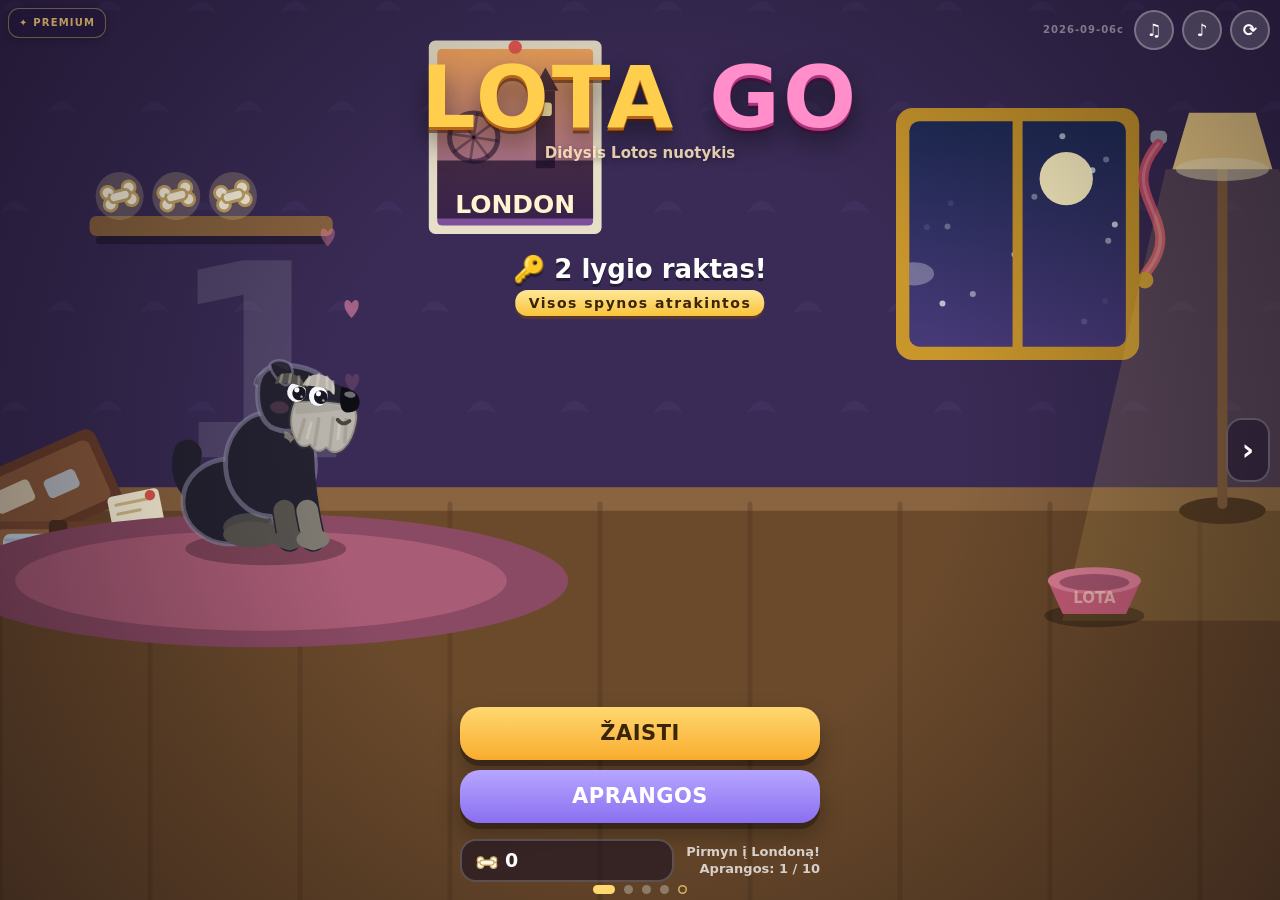
<file: web/index.html>
<!DOCTYPE html>
<html lang="lt">
<head>
<meta charset="utf-8">
<meta name="viewport" content="width=device-width, initial-scale=1, maximum-scale=1, user-scalable=no, viewport-fit=cover">
<meta name="apple-mobile-web-app-capable" content="yes">
<meta name="mobile-web-app-capable" content="yes">
<meta name="theme-color" content="#1b1430">
<title>Lota Go</title>
<link rel="stylesheet" href="css/style.css">
</head>
<body>
<div id="app">
  <canvas id="game"></canvas>
  <div id="toast" class="toast"><span id="toastMain"></span><span id="toastSub"></span></div>

  <!-- ===== HUD ===== -->
  <div id="hud" class="layer hidden">
    <div class="hud-top">
      <div class="hud-bones" id="hudBonesBox"><span id="hudIco" class="bone-ico"></span><span id="hudBones">0</span><span id="hudTotal" class="hud-sub">/15</span></div>
      <div id="hudToysBox" class="hud-bones hidden"><span class="toy-ico"></span><span id="hudToys">0</span><span id="hudToysTotal" class="hud-sub">/0</span></div>
      <div id="hudKey" class="hud-key hidden">🔑</div>
      <div id="hudEnergy" class="hud-energy hidden"><b>⚡</b><span id="energyPips" class="pips"></span></div>
      <div id="hudMode" class="hud-mode"></div>
      <div class="hud-zone"><div id="hudZone">Namai</div>
        <div class="hud-bar"><div id="hudBarFill"></div></div>
        <div id="hudChaseBar" class="hud-bar chase hidden"><div id="hudChaseFill"></div></div>
      </div>
    </div>
    <!-- Pause sits on the layer itself, not in the row: lying the phone down
         the row fills up with badges and used to push it off the screen. -->
    <button id="btnPause" class="icon-btn" aria-label="Pauzė">II</button>
    <!-- the salon stops the level dead for six seconds; this is the way past it -->
    <button id="btnSkipScene" class="skip-btn scene hidden">PRALEISTI ›</button>
    <div id="tut" class="tut">
      <div class="tut-row"><b id="tutUp">↑ / W</b><span>šokti</span></div>
      <div class="tut-row"><b id="tutDown">↓ / S</b><span>pasilenkti</span></div>
      <div class="tut-row" id="tutBoostRow" hidden><b id="tutBoost">X / ⇧</b><span>pagreitis ⚡</span></div>
    </div>
    <div id="touchpad" class="touchpad">
      <button id="btnUp" class="tbtn" aria-label="Šokti">▲</button>
      <button id="btnDown" class="tbtn" aria-label="Pasilenkti">▼</button>
      <button id="btnBoost" class="tbtn boost hidden" aria-label="Pagreitis">⚡</button>
    </div>
    <!-- the two buttons the last arena hands over, on every device -->
    <div id="movepad" class="movepad">
      <button id="btnLeft" class="tbtn" aria-label="Kairėn">◀</button>
      <button id="btnRight" class="tbtn" aria-label="Dešinėn">▶</button>
    </div>
  </div>

  <!-- ===== LOBBY (one page per level, slid sideways) ===== -->
  <div id="screen-lobby" class="layer screen hidden">
    <div class="logo">
      <div class="logo-main">LOTA <span>GO</span></div>
      <div id="lobbySub" class="logo-sub">Didysis Lotos nuotykis</div>
    </div>
    <div class="lobby-spacer"></div>
    <div id="lobbyLock" class="lock-note hidden"></div>
    <button id="lobbyMode" class="mode-chip hidden"></button>
    <div class="lobby-actions">
      <button id="btnPlay" class="big-btn play">ŽAISTI</button>
      <button id="btnSkins" class="big-btn alt">APRANGOS</button>
    </div>
    <!-- one swipe past the last level: not a level page, and it says so -->
    <div class="lobby-actions prem-actions">
      <div class="prem-pitch">
        <span>+200 lygių</span><span>Mini žaidimai</span><span>Istorija</span><span>Apranga dovanų</span>
      </div>
      <button id="btnPremWatch" class="big-btn prem">▶ ŽIŪRĖTI FILMĄ</button>
      <button id="btnPremOpen" class="big-btn alt">KAS TEN VIDUJE</button>
    </div>
    <div class="lobby-foot">
      <div id="lobbyWallet" class="wallet"></div>
      <div id="lobbyBest" class="best"></div>
    </div>
    <button id="btnPremiumTag" class="prem-tag" aria-label="Premium">✦ PREMIUM</button>
    <div class="lobby-tools">
      <span id="buildTag" class="build"></span>
      <button id="btnMusic" class="icon-btn round" aria-label="Muzika">♫</button>
      <button id="btnSound" class="icon-btn round" aria-label="Garsai">♪</button>
      <button id="btnReload" class="icon-btn round" aria-label="Atnaujinti">⟳</button>
    </div>
    <button id="btnPagePrev" class="page-arrow left" aria-label="Ankstesnis lygis">‹</button>
    <button id="btnPageNext" class="page-arrow right" aria-label="Kitas lygis">›</button>
    <div id="lobbyDots" class="page-dots"></div>
  </div>

  <!-- ===== THE BOSS LEVEL'S OPENING FILM ===== -->
  <div id="screen-cut" class="layer hidden cut-layer">
    <button id="btnSkipCut" class="skip-btn">PRALEISTI ›</button>
  </div>

  <!-- ===== LEVEL PICTURE (levels with no arena yet) ===== -->
  <div id="screen-preview" class="layer screen hidden">
    <div class="preview-head">
      <button id="btnPreviewBack" class="icon-btn">‹</button>
      <div class="preview-title">
        <h2 id="previewName"></h2>
        <div id="previewSub" class="preview-sub"></div>
      </div>
    </div>
    <div class="lobby-spacer"></div>
    <div class="preview-note">
      <div class="preview-tag">NUOTRAUKA</div>
      <div id="previewNote"></div>
    </div>
    <div class="lobby-actions">
      <button id="btnPreviewSkins" class="big-btn alt">ŠIO LYGIO APRANGOS</button>
    </div>
  </div>

  <!-- ===== HOW THIS LEVEL IS PLAYED (asked once, the first time) ===== -->
  <div id="screen-mode" class="layer screen dim hidden">
    <div class="panel">
      <div class="panel-title small">KAIP ŽAISI?</div>
      <div id="modeSub" class="panel-sub"></div>
      <button id="btnModeCp" class="mode-card">
        <b>Su kontroliniais taškais</b>
        <i>Atsitrenkusi grįžti į tos vietos pradžią. Kito lygio taip neatrakinsi</i>
        <u id="modeCpPay"></u>
      </button>
      <button id="btnModeRaw" class="mode-card hot">
        <b>Be kontrolinių taškų</b>
        <i>Atsitrenkei — viskas iš naujo, nuo pat pradžios. 🔑 Tik taip atrakinamas kitas lygis</i>
        <u id="modeRawPay"></u>
      </button>
      <button id="btnModeBack" class="link-btn">‹ Atgal</button>
    </div>
  </div>

  <!-- ===== SKINS ===== -->
  <div id="screen-skins" class="layer screen hidden">
    <div class="sheet">
      <div class="sheet-head">
        <button id="btnSkinsBack" class="icon-btn">‹</button>
        <h2 id="skinsTitle">Aprangos</h2>
        <div id="skinsWallet" class="wallet small"></div>
      </div>
      <div id="skinGrid" class="skin-grid"></div>
    </div>
  </div>

  <!-- ===== GAME OVER ===== -->
  <div id="screen-over" class="layer screen dim hidden">
    <div class="panel">
      <div class="panel-title">GAME OVER</div>
      <div id="overSub" class="panel-sub"></div>
      <div id="overStats" class="stats"></div>
      <button id="btnRetry" class="big-btn play">Bandyti iš naujo</button>
      <button id="btnLobby" class="big-btn alt">Baigti ir atsiimti</button>
    </div>
  </div>

  <!-- ===== WIN ===== -->
  <div id="screen-win" class="layer screen dim hidden">
    <div class="panel win">
      <div id="winTitle" class="panel-title">FINIŠAS!</div>
      <div id="winSub" class="panel-sub">Lota pasiekė Londoną!</div>
      <div id="winStats" class="stats"></div>
      <button id="btnWinAgain" class="big-btn play">Dar kartą</button>
      <button id="btnWinLobby" class="big-btn alt">Grįžti į Lobby</button>
    </div>
  </div>

  <!-- ===== PAUSE ===== -->
  <div id="screen-pause" class="layer screen dim hidden">
    <div class="panel">
      <div class="side-tools">
        <button id="btnPauseMusic" class="icon-btn round" aria-label="Muzika">♫</button>
        <button id="btnPauseSound" class="icon-btn round" aria-label="Garsai">♪</button>
      </div>
      <div class="panel-title small">PAUZĖ</div>
      <div id="pauseStats" class="stats"></div>
      <button id="btnResume" class="big-btn play">Tęsti</button>
      <button id="btnPauseLobby" class="big-btn alt">Grįžti į Lobby</button>
    </div>
  </div>

  <!-- ===== YES / NO ===== -->
  <div id="screen-confirm" class="layer screen dim hidden">
    <div class="panel">
      <div id="confirmTitle" class="panel-title small">PATVIRTINK</div>
      <div id="confirmBody" class="panel-sub"></div>
      <button id="btnConfirmYes" class="big-btn play">Taip</button>
      <button id="btnConfirmNo" class="big-btn alt">Ne</button>
    </div>
  </div>

  <!-- ===== WHAT THE BOSS LEVEL ASKS OF HER ===== -->
  <div id="screen-brief" class="layer screen hidden">
    <div class="sheet">
      <div class="sheet-head">
        <button id="btnBriefBack" class="icon-btn">‹</button>
        <h2 id="briefTitle">Didysis pabėgimas</h2>
      </div>
      <div id="briefSub" class="brief-sub"></div>
      <div id="briefGrid" class="brief-grid"></div>
      <button id="btnBriefOk" class="big-btn play">OK</button>
    </div>
  </div>

  <!-- ===== THE PREMIUM FILM ===== -->
  <div id="screen-pfilm" class="layer hidden cut-layer">
    <button id="btnSkipPremium" class="skip-btn">PRALEISTI ›</button>
  </div>

  <!-- ===== AND WHAT IT IS SELLING ===== -->
  <div id="screen-premium" class="layer screen hidden">
    <div class="prem-head">
      <button id="btnPremiumBack" class="icon-btn">‹</button>
      <div class="prem-chip">✦ PREMIUM</div>
      <button id="btnPremiumFilm" class="icon-btn" aria-label="Filmukas">▶</button>
    </div>
    <div class="prem-sheet">
      <div class="prem-title">DAR 200 LYGIŲ</div>
      <div class="prem-lead">Lota atsiverčia knygą — ir už jos laukia visiškai naujas žaidimas.</div>
      <div class="prem-grid">
        <div class="prem-card"><b>+200 lygių</b><i>Nuo pirmos plytelės iki paskutinių durų</i></div>
        <div class="prem-card"><b>Mini žaidimai</b><i>Viktorinos, mąstymo užduotys, kitokios kliūtys</i></div>
        <div class="prem-card"><b>Istorija</b><i>Kiekvienas mini žaidimas — tos pačios istorijos dalis</i></div>
        <div class="prem-card skin"><canvas id="premSkin"></canvas><div><b>Nemokama apranga</b><i>Knygos Lota — dovanų kartu su Premium</i></div></div>
      </div>
      <div class="prem-buy">
        <button id="btnPremiumPay" class="big-btn play">PIRKTI · netrukus</button>
        <button id="btnPremiumTry" class="big-btn alt">Išbandyti 3 lygius · netrukus</button>
        <div class="prem-note">Mokėjimas ir bandymas dar neveikia — tai kol kas tik pristatymas.</div>
      </div>
    </div>
  </div>
</div>

<script src="js/util.js"></script>
<script src="js/music.js"></script>
<script src="js/lota.js"></script>
<script src="js/props.js"></script>
<script src="js/props2.js"></script>
<script src="js/zones.js"></script>
<script src="js/zones2.js"></script>
<script src="js/props3.js"></script>
<script src="js/zones3.js"></script>
<script src="js/props4.js"></script>
<script src="js/rooms.js"></script>
<script src="js/zones4.js"></script>
<script src="js/level.js"></script>
<script src="js/levels.js"></script>
<script src="js/boss.js"></script>
<script src="js/fight.js"></script>
<script src="js/game.js"></script>
<script src="js/brief.js"></script>
<script src="js/premium.js"></script>
<script src="js/ui.js"></script>
<script src="js/main.js"></script>
</body>
</html>
</file>
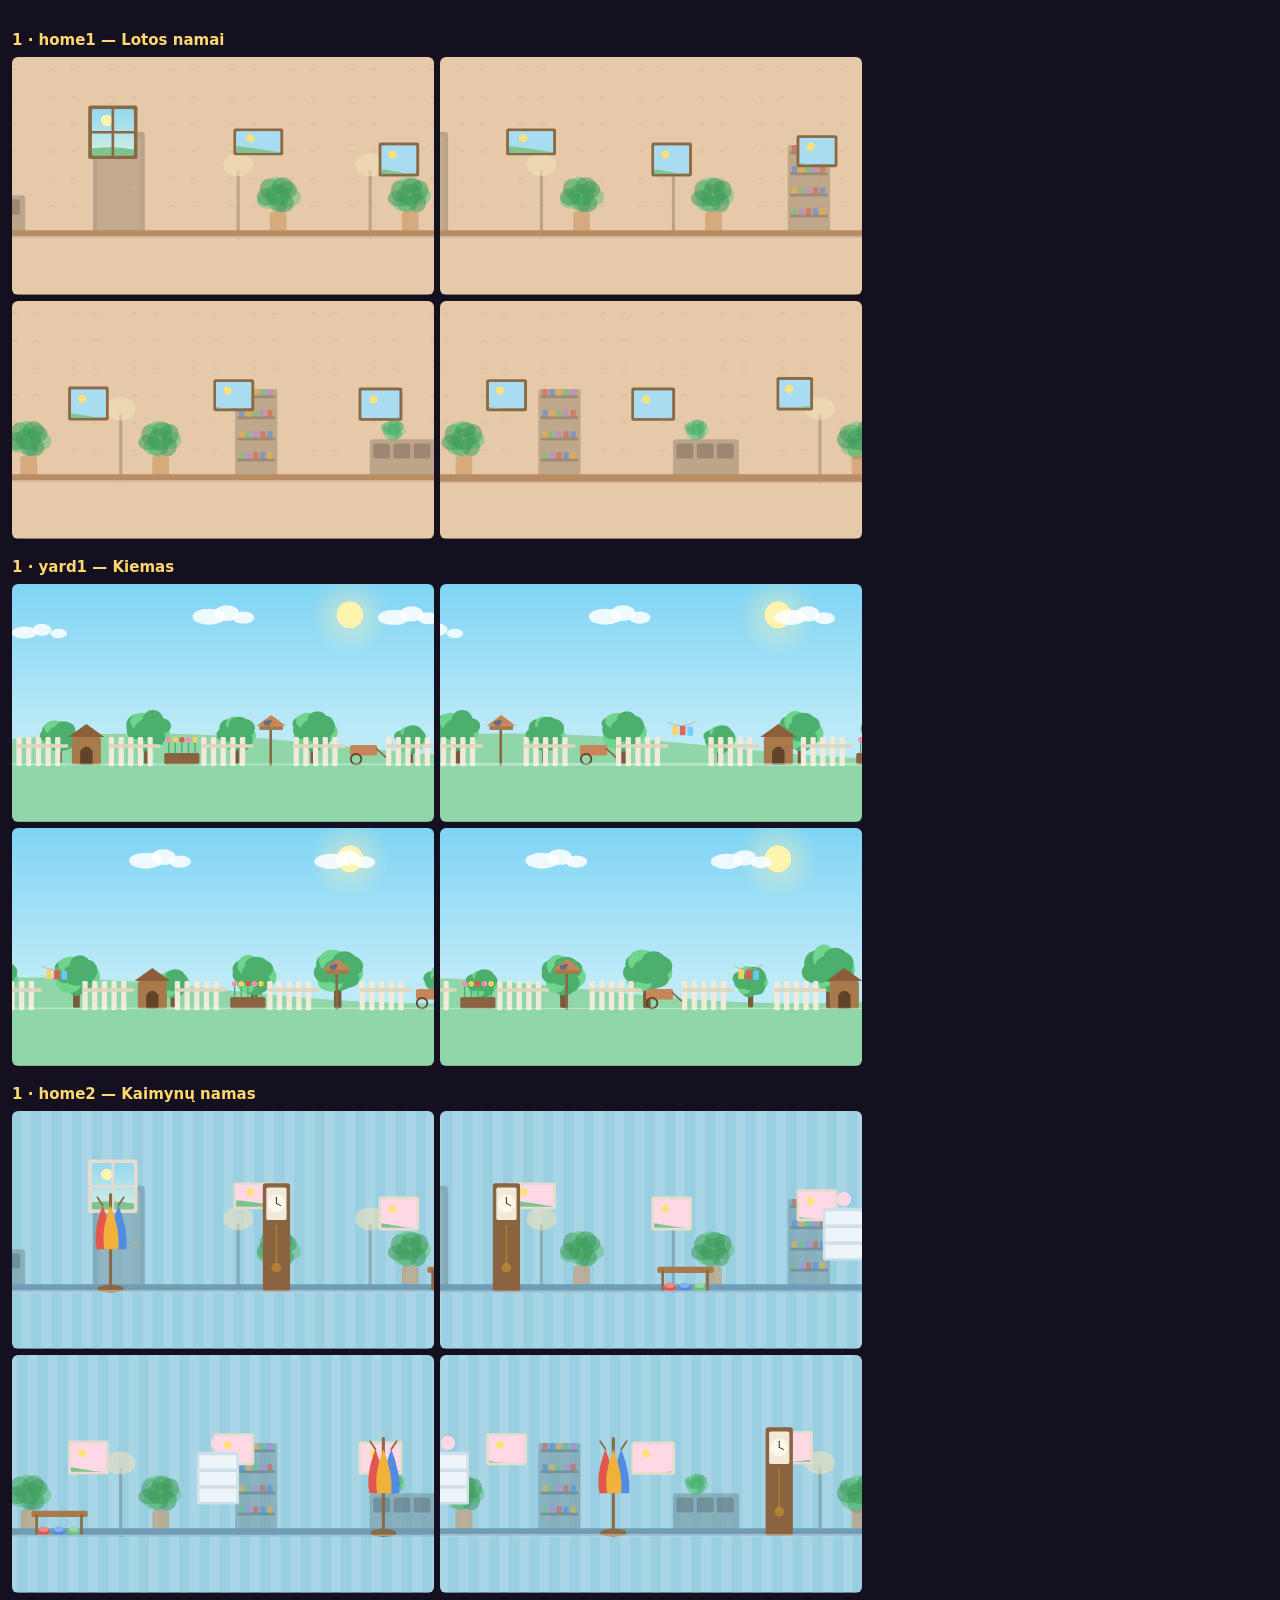
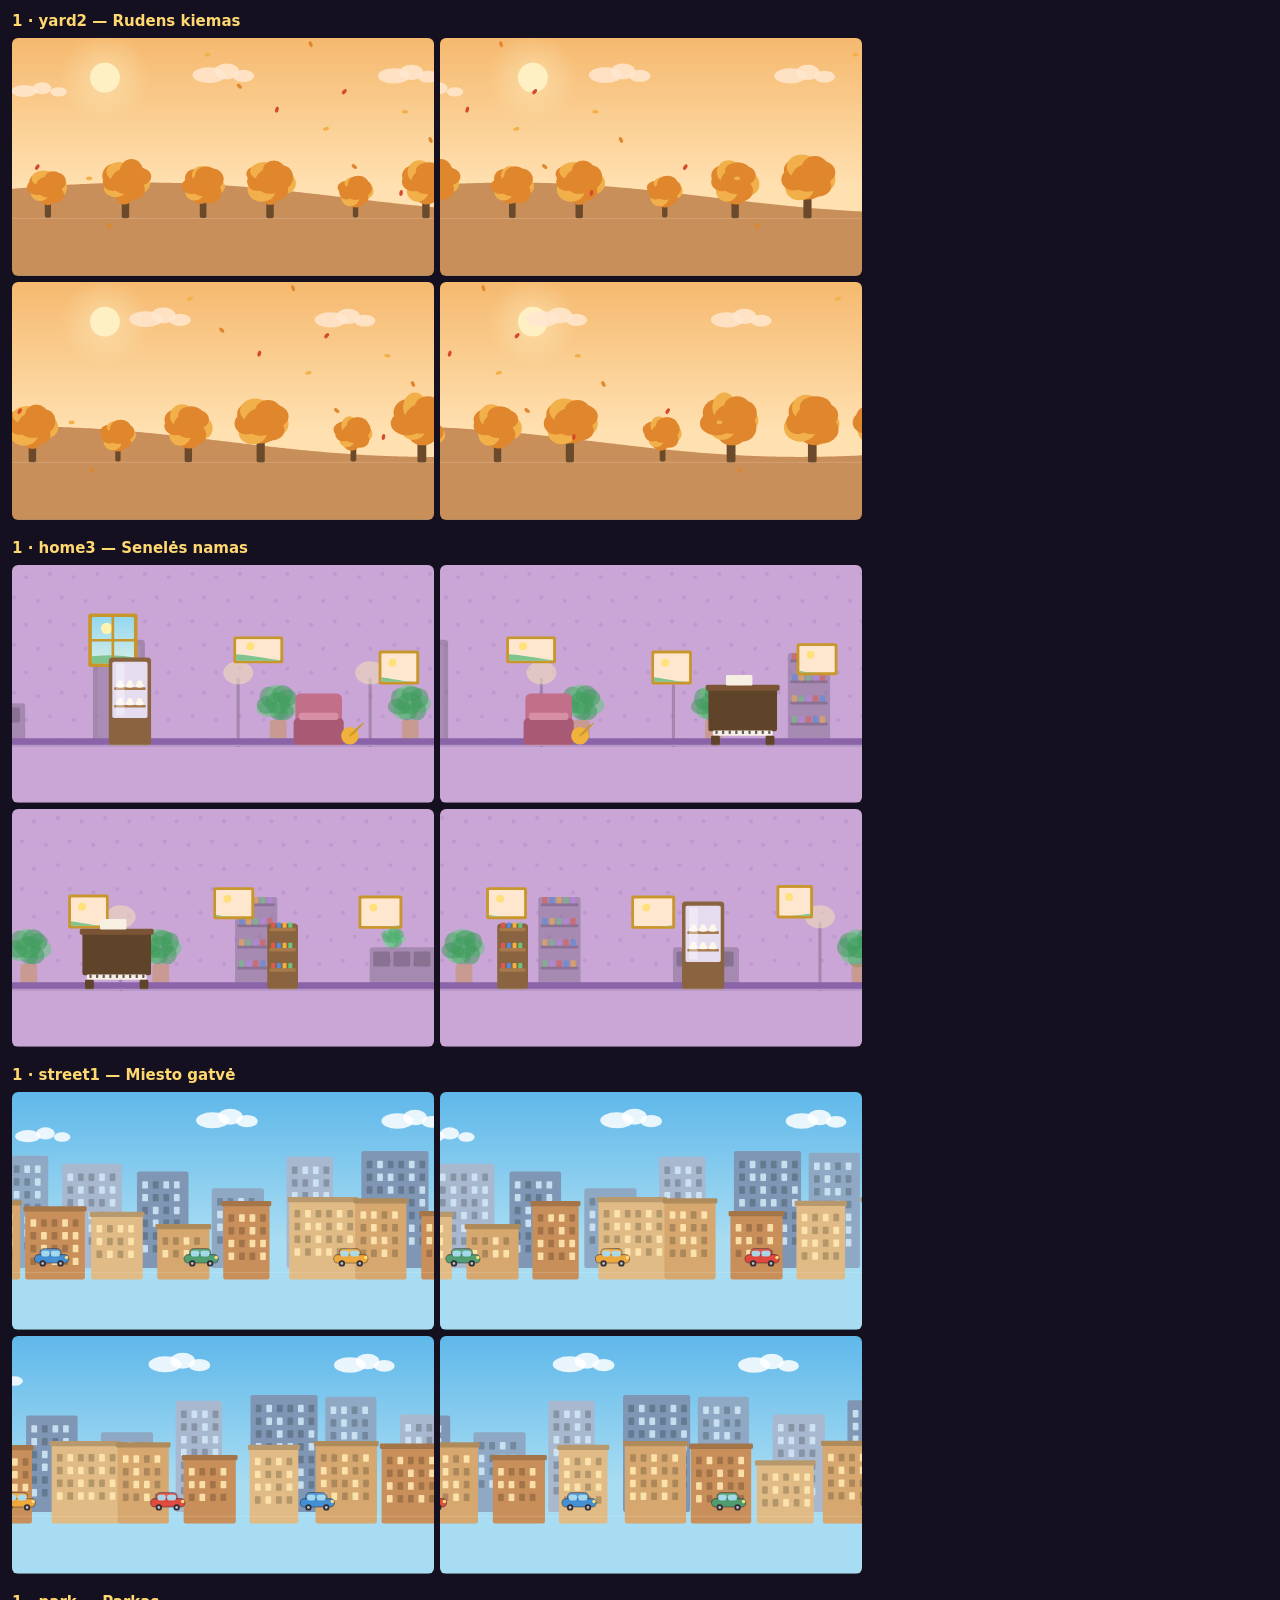
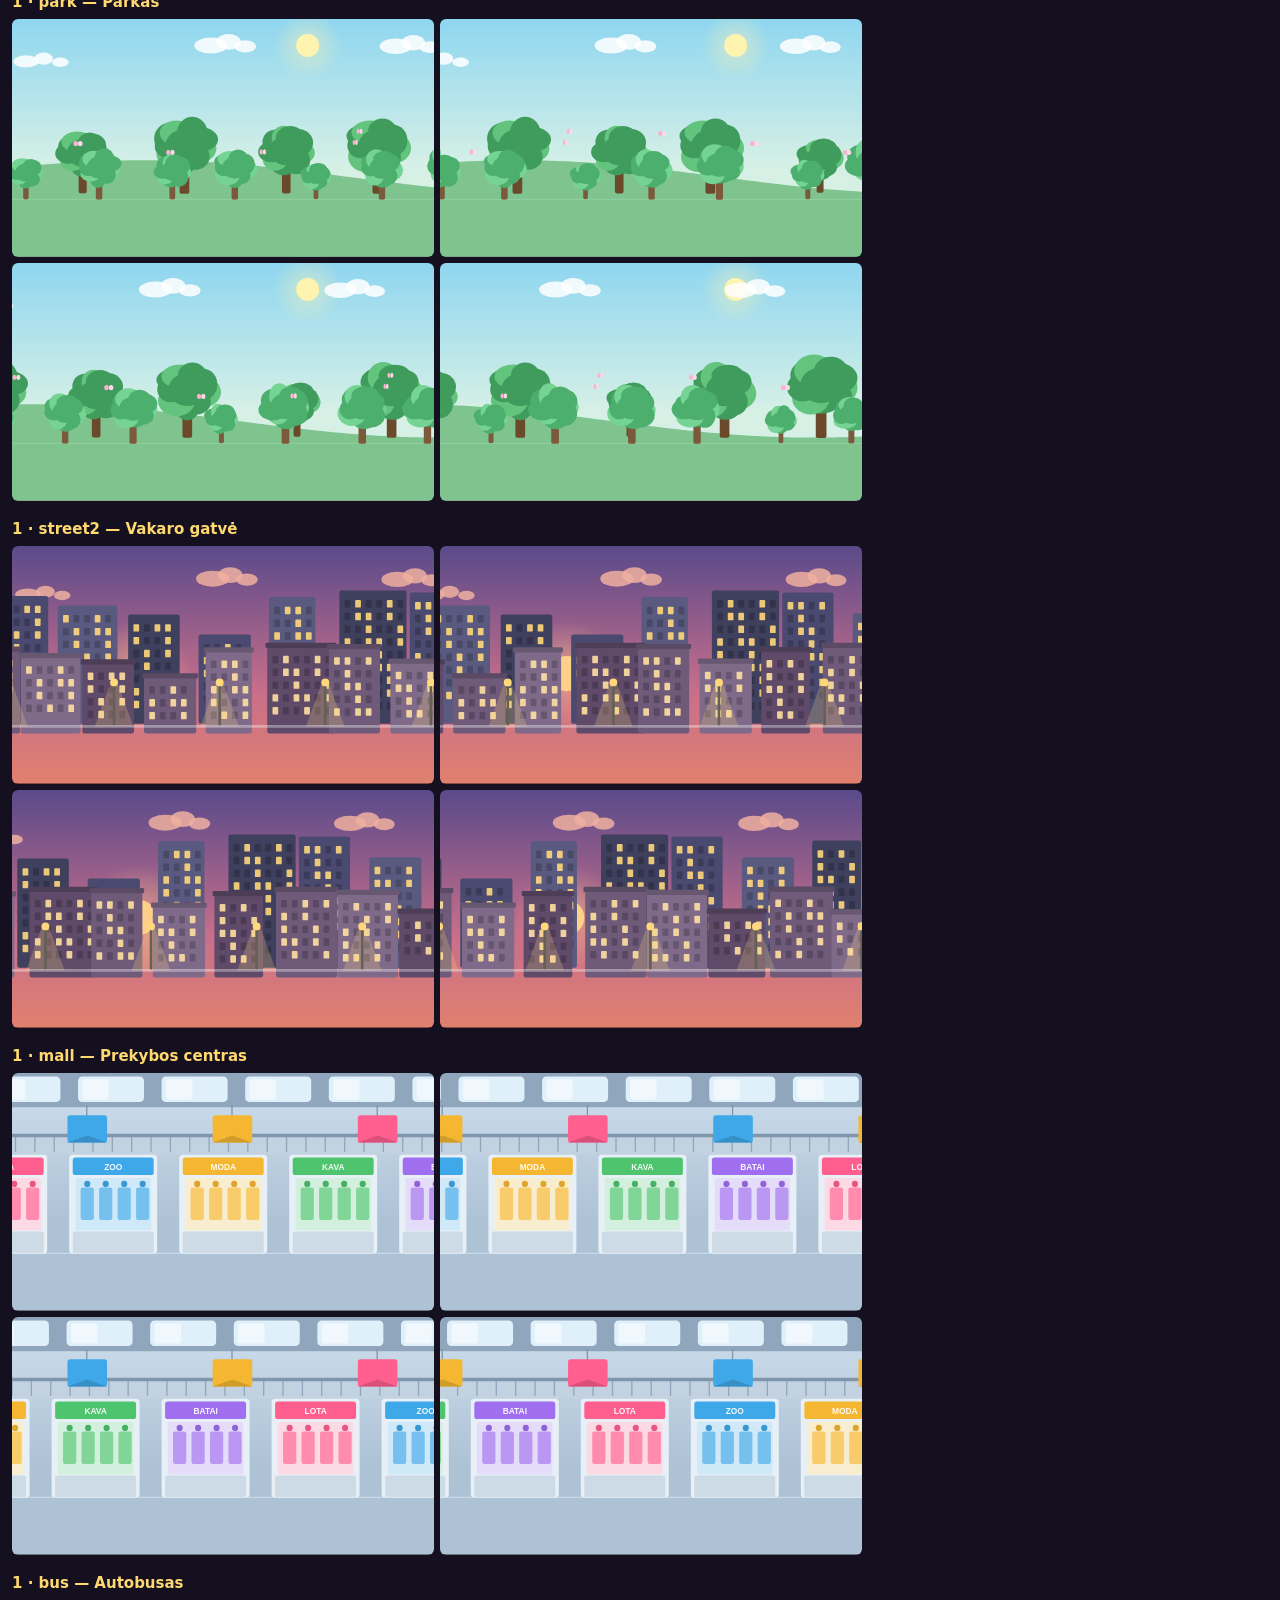
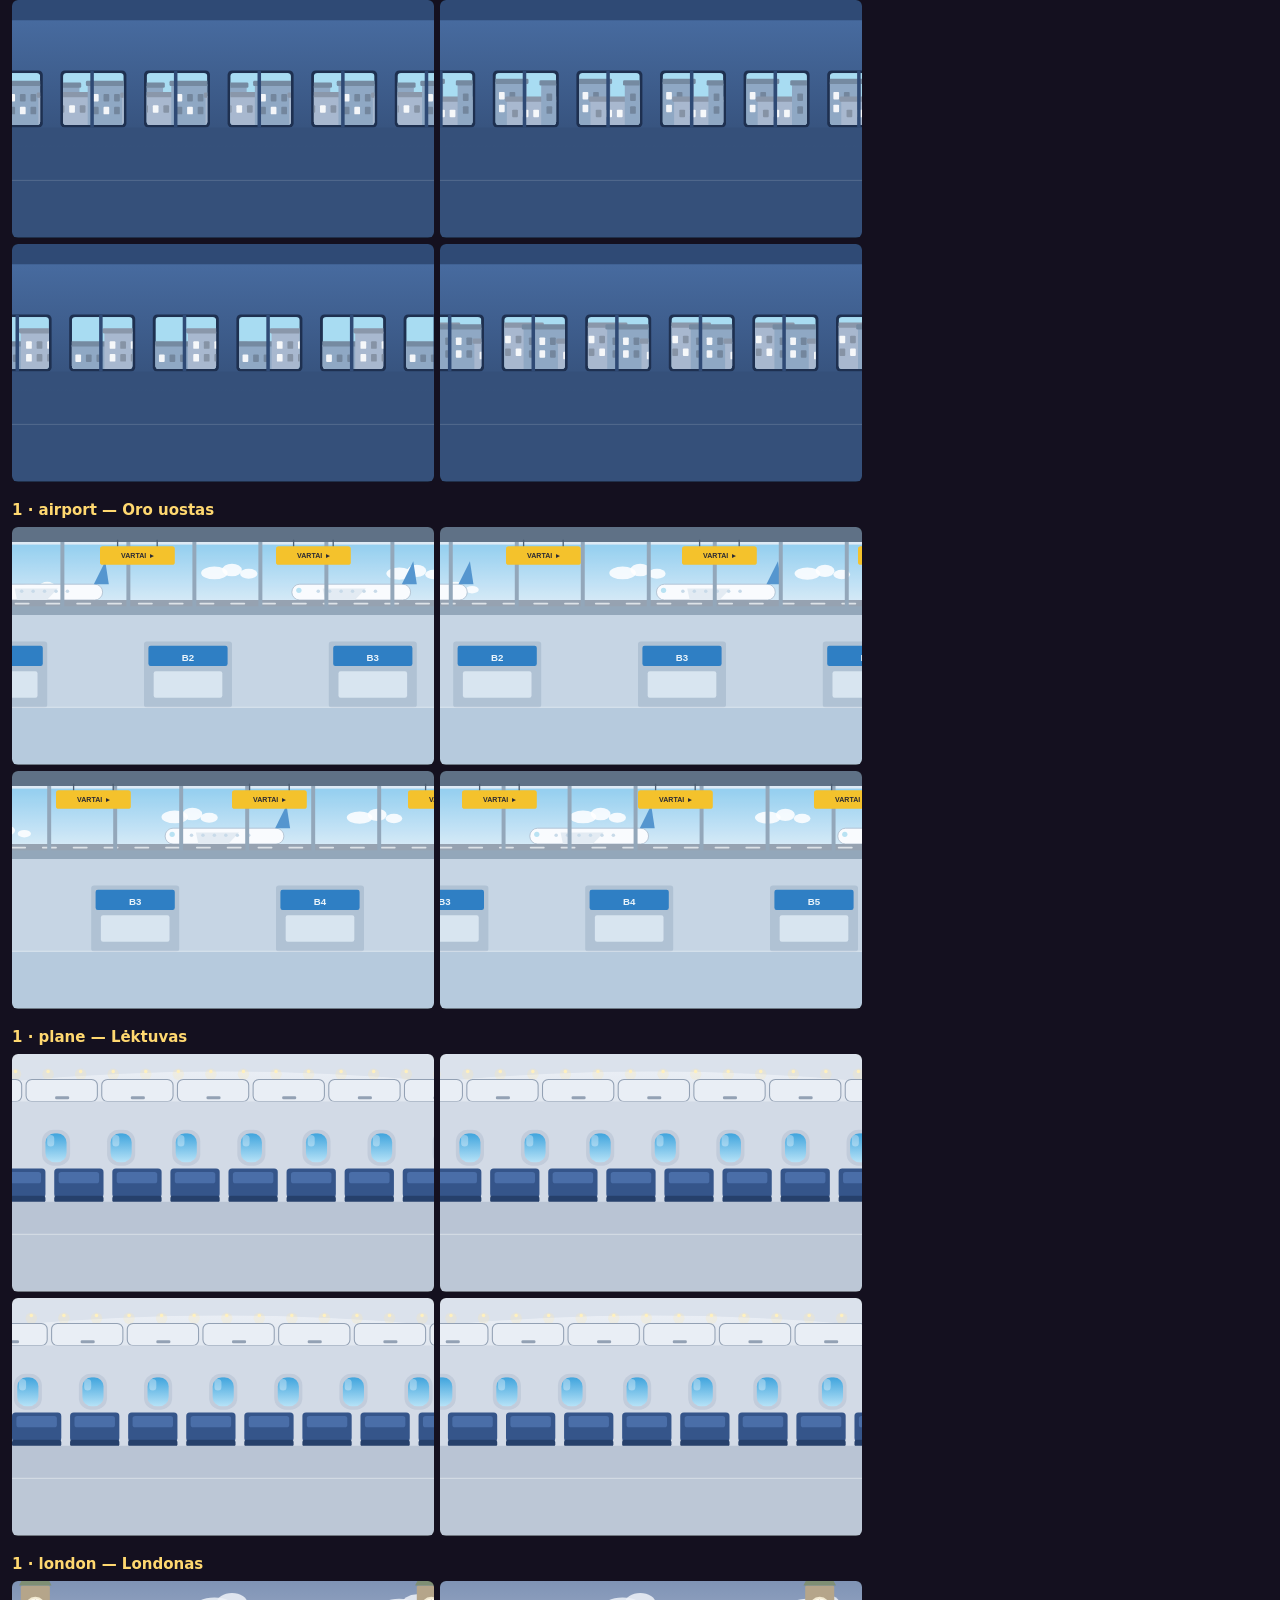
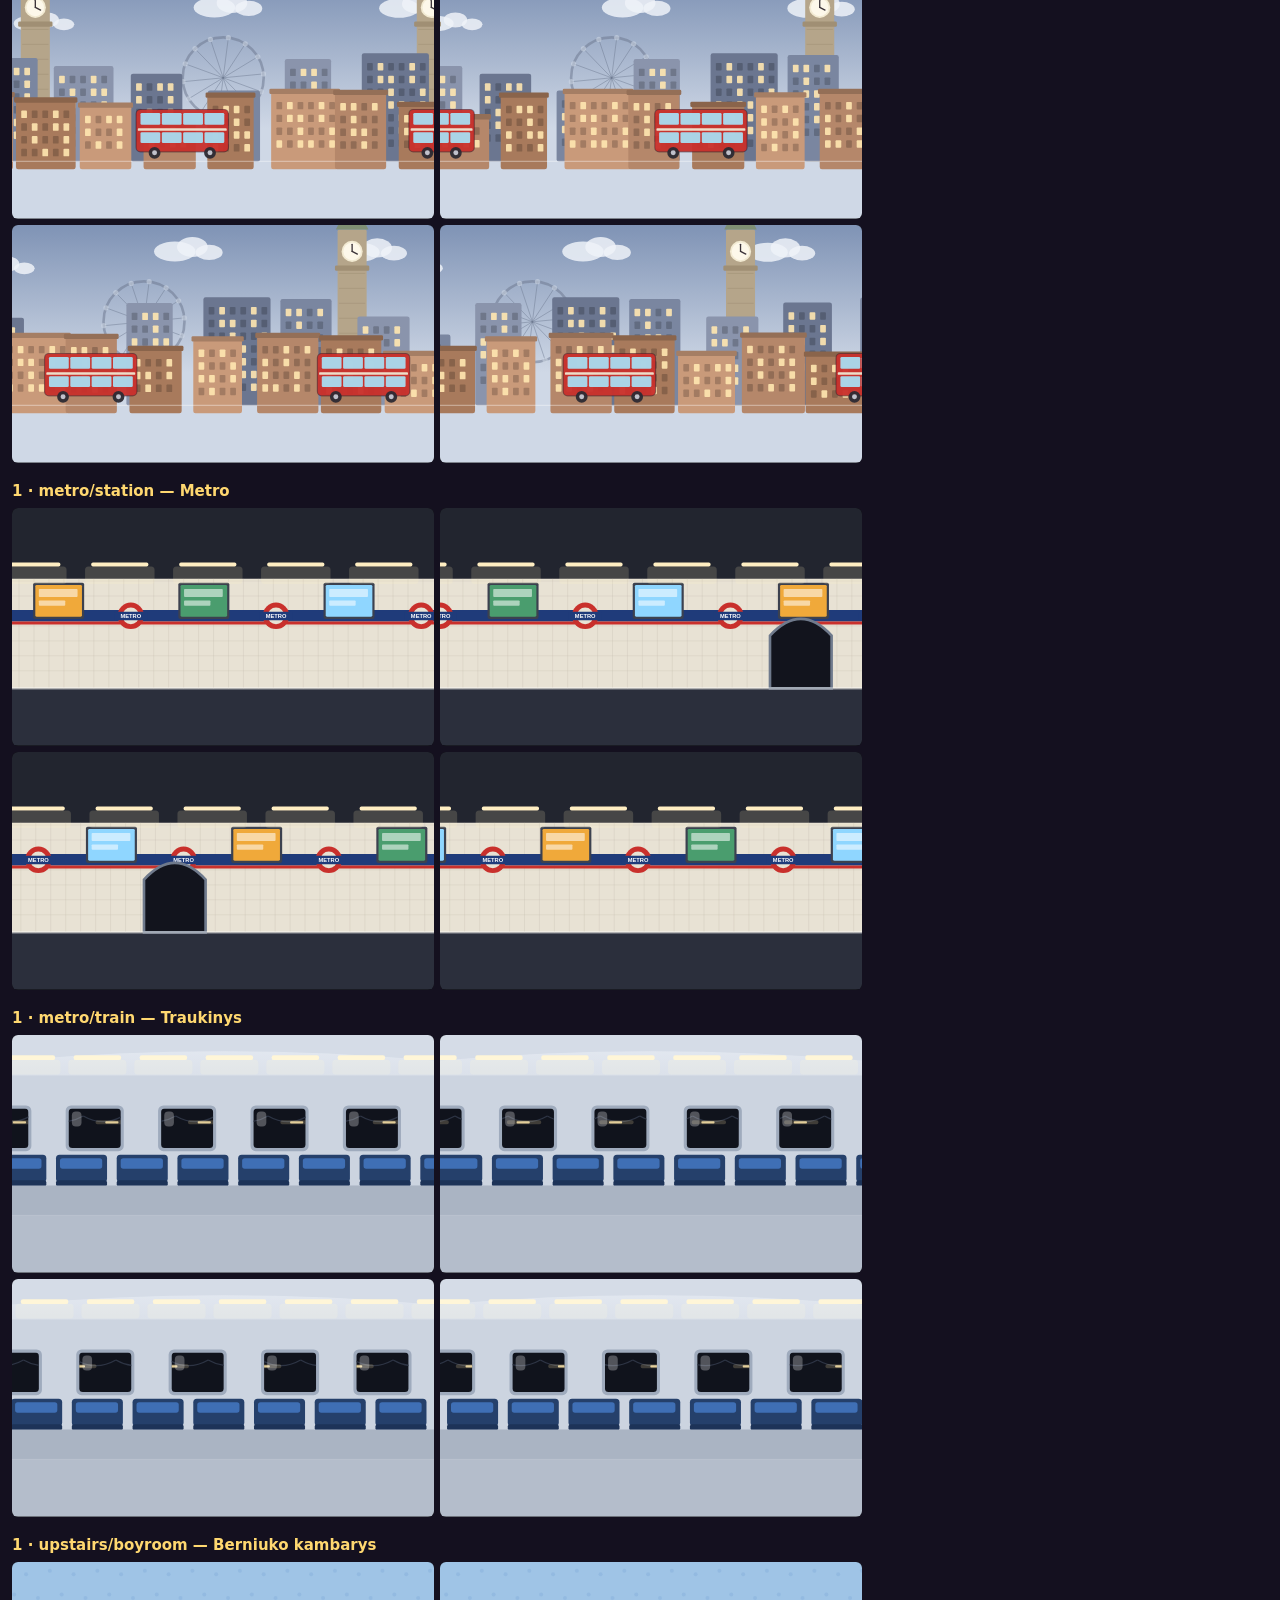
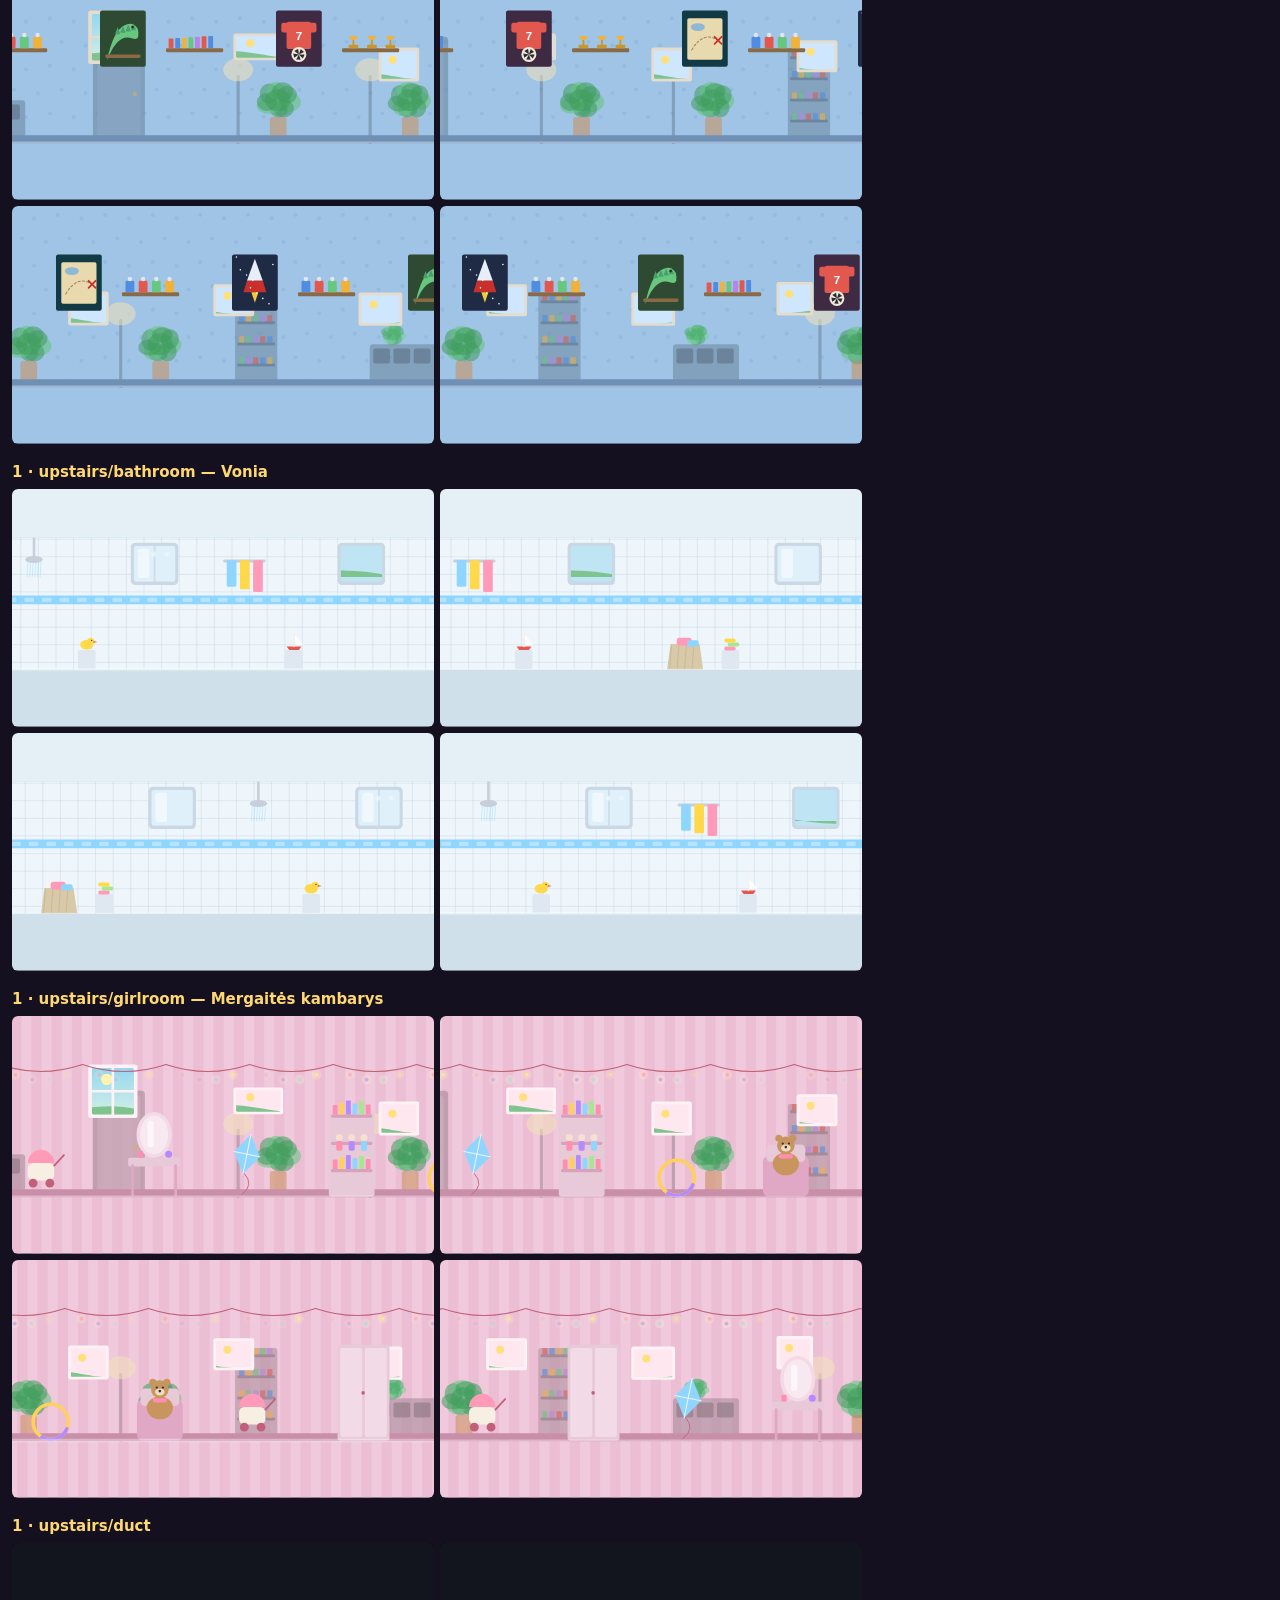
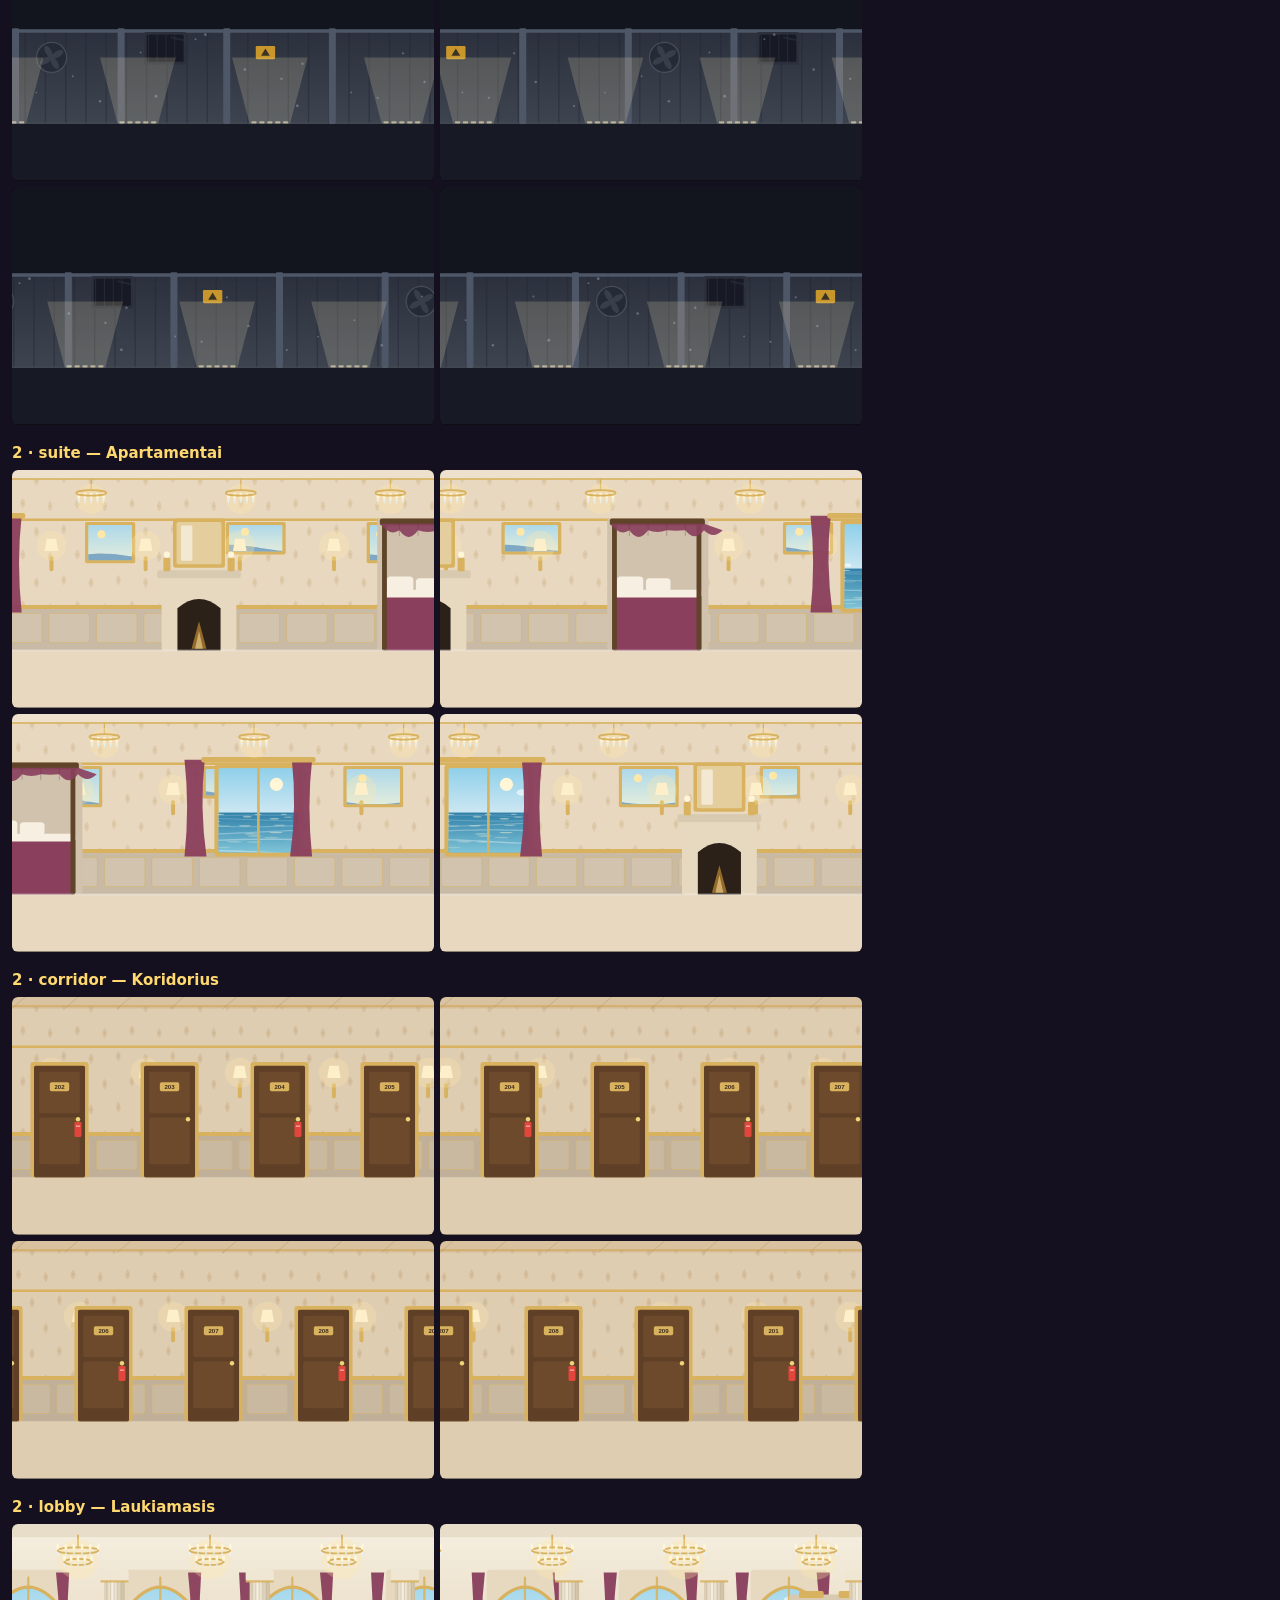
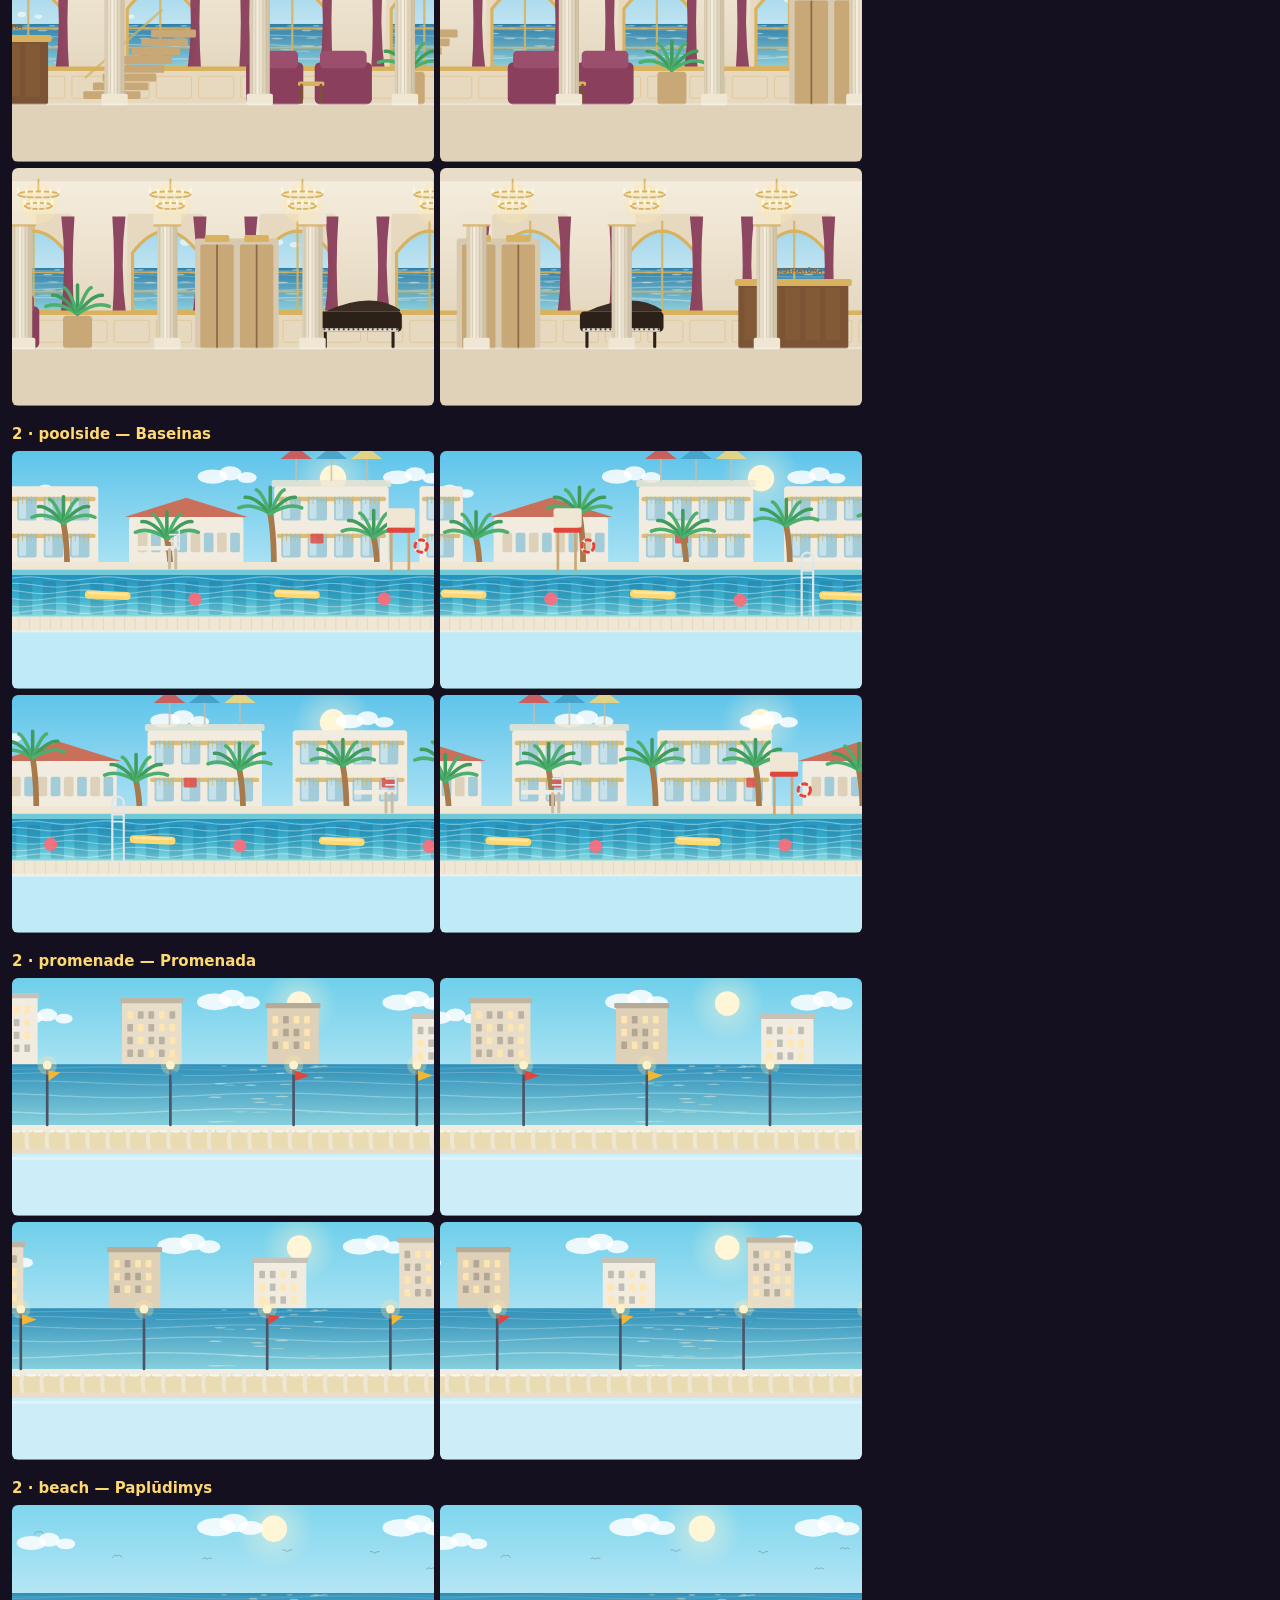
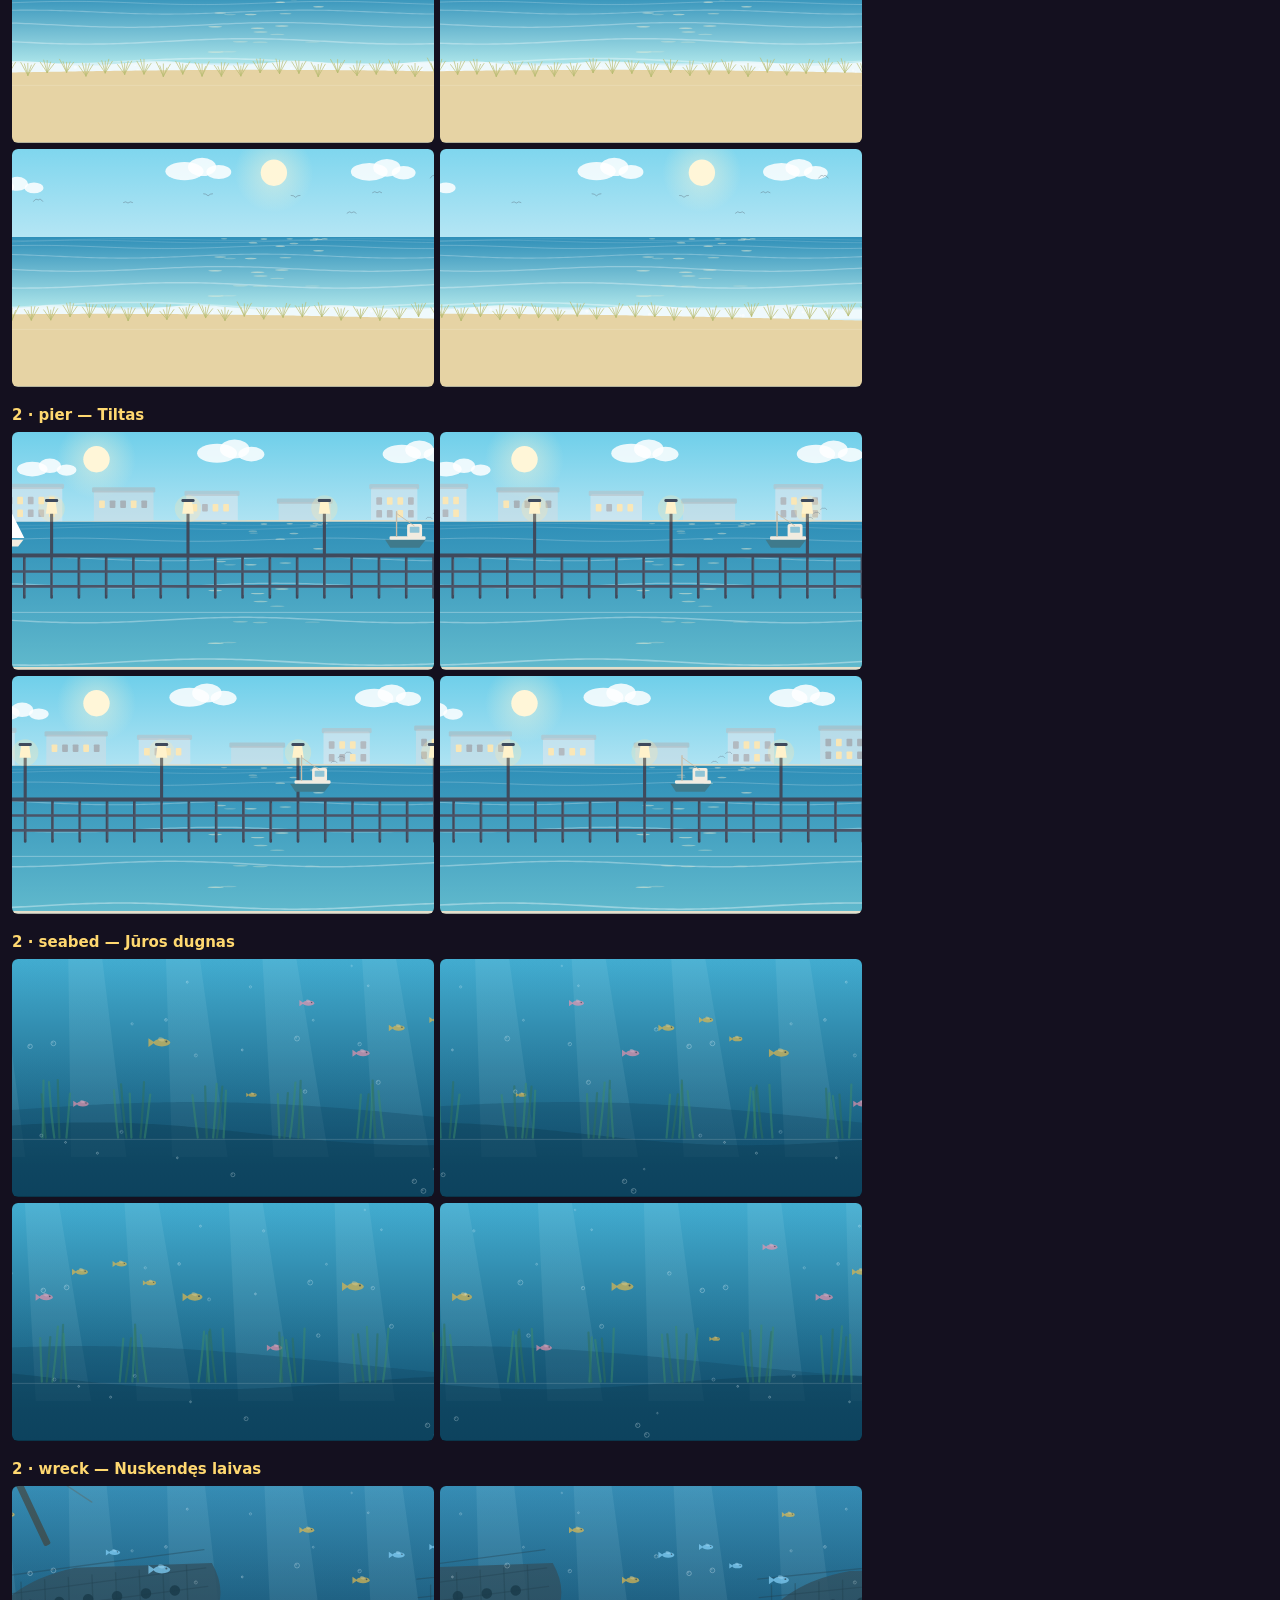
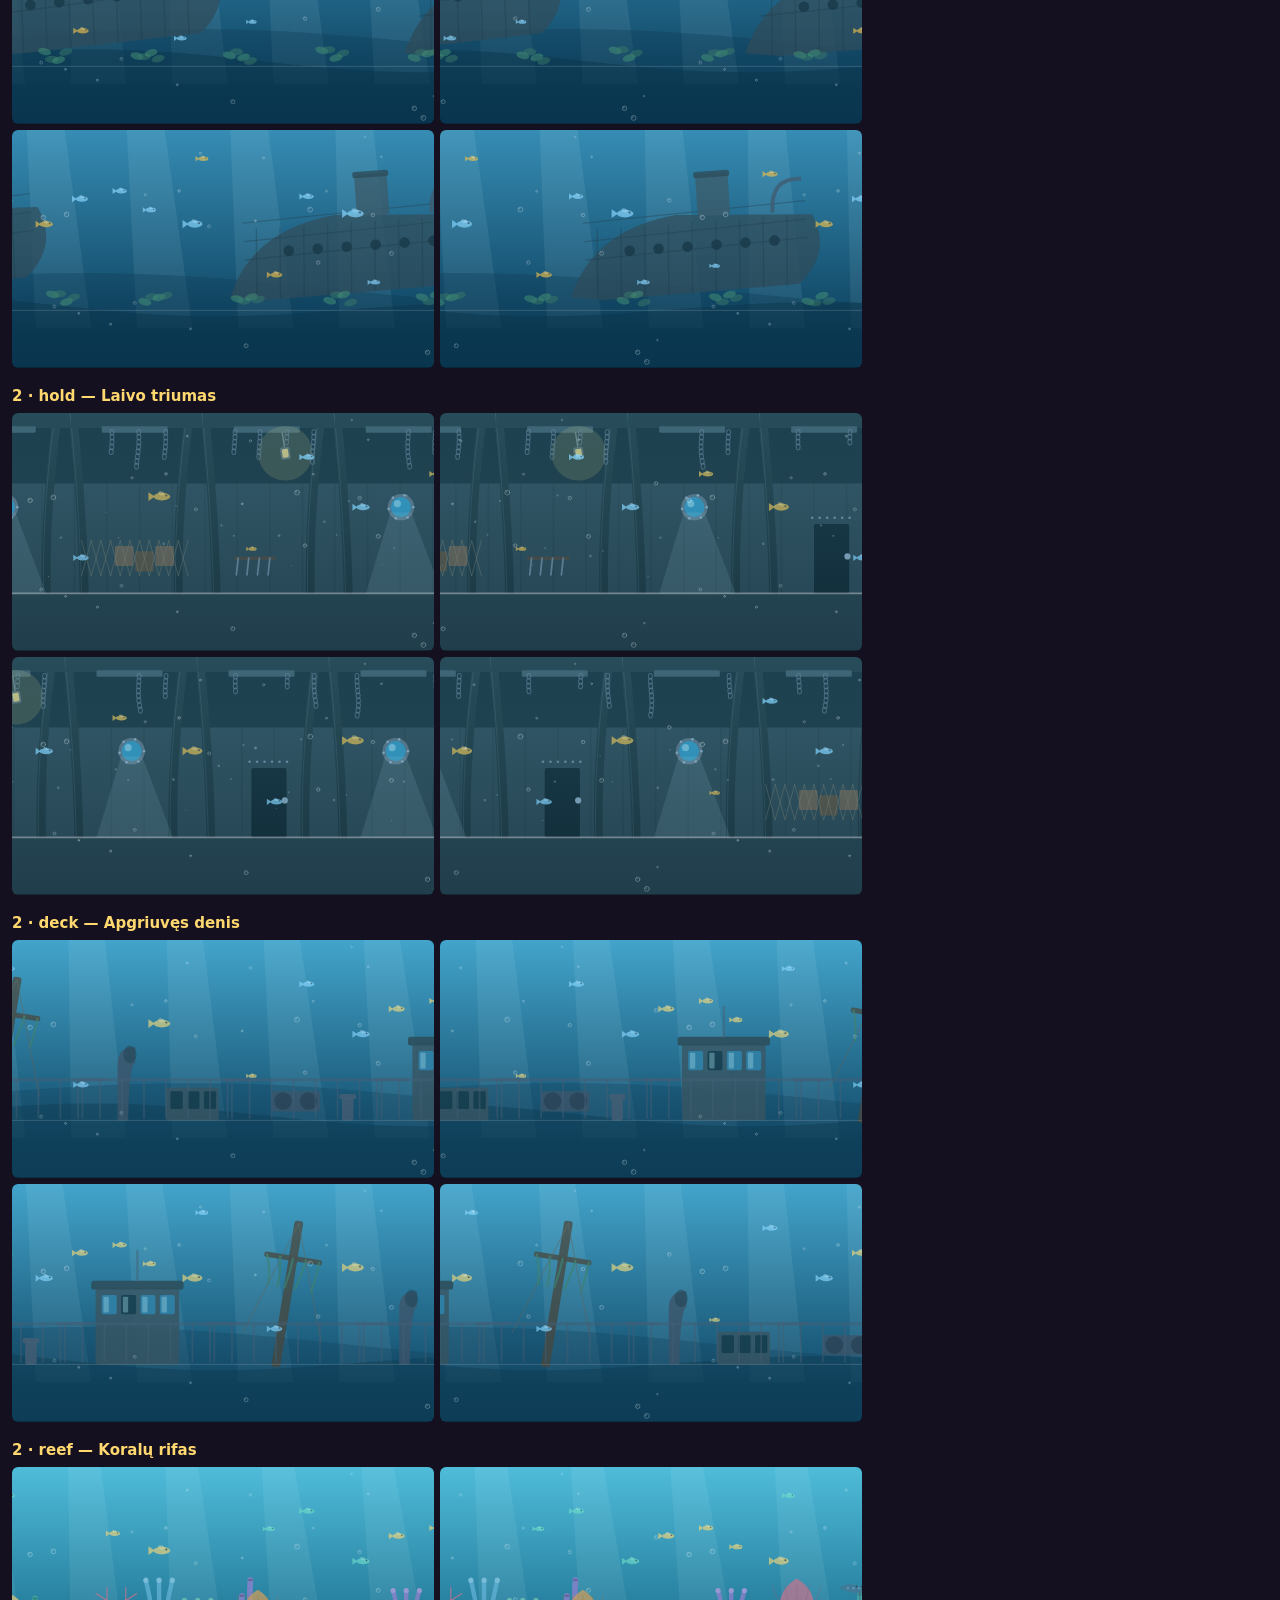
<file: web/dev/bgs.html>
<!DOCTYPE html>
<html lang="lt"><head><meta charset="utf-8"><title>Lota Go — fonai</title>
<style>
 body{background:#14101f;color:#e8e2f4;font:13px/1.4 system-ui,sans-serif;margin:0;padding:12px}
 h2{font-size:15px;margin:18px 0 6px;color:#ffd870}
 .row{display:flex;gap:6px;flex-wrap:wrap}
 canvas{background:#000;border-radius:6px}
 .lab{font-size:11px;opacity:.6}
</style></head><body>
<div id="out"></div>
<script src="../js/util.js"></script>
<script src="../js/lota.js"></script>
<script src="../js/props.js"></script>
<script src="../js/props2.js"></script>
<script src="../js/props3.js"></script>
<script src="../js/props4.js"></script>
<script src="../js/zones.js"></script>
<script src="../js/zones2.js"></script>
<script src="../js/zones3.js"></script>
<script src="../js/zones4.js"></script>
<script src="../js/level.js"></script>
<script src="../js/levels.js"></script>
<script>
/* draws every place's background at several points along it, so a background
   that simply repeats is obvious at a glance */
/* the same viewport the game uses, drawn at half scale so several fit */
const VW = 960, VH = 540, FLOOR = 410, Z = 0.44;
const params = new URLSearchParams(location.search);
const only = params.get('only');
const shots = +(params.get('n') || 4);
const step = +(params.get('step') || 900);
const out = document.getElementById('out');

function draw(name, place, baseY) {
  if (only && name.indexOf(only) < 0) return;
  const h = document.createElement('h2'); h.textContent = name; out.appendChild(h);
  const row = document.createElement('div'); row.className = 'row';
  for (let k = 0; k < shots; k++) {
    const c = document.createElement('canvas');
    c.width = Math.round(VW * Z); c.height = Math.round(VH * Z);
    const ctx = c.getContext('2d');
    ctx.scale(Z, Z);
    const camX = 400 + k * step;
    try {
      place.span = { x0: 0, x1: shots * step + 1200 };
      place.bg(ctx, VW, VH, camX, FLOOR, 2.2, place.pal || {}, baseY || 0);
      if (place.fg) place.fg(ctx, VW, VH, camX, FLOOR, 2.2, baseY || 0);
    } catch (e) { ctx.fillStyle = '#f66'; ctx.fillText(String(e), 8, 20); console.error(name, e); }
    ctx.strokeStyle = 'rgba(255,255,255,.35)'; ctx.beginPath();
    ctx.moveTo(0, FLOOR); ctx.lineTo(VW, FLOOR); ctx.stroke();
    row.appendChild(c);
  }
  out.appendChild(row);
}
ZONES.forEach(z => draw('1 · ' + z.id + ' — ' + z.name, z));
Object.keys(BRANCHES).forEach(b => {
  BRANCHES[b].rooms.forEach(r => draw('1 · ' + b + '/' + r.id + ' — ' + r.name, r));
  if (BRANCHES[b].duct) draw('1 · ' + b + '/duct', BRANCHES[b].duct);
});
ZONES2.forEach(z => draw('2 · ' + z.id + ' — ' + z.name, z));
Object.keys(BRANCHES2).forEach(b => {
  BRANCHES2[b].rooms.forEach(r => draw('2 · ' + b + '/' + r.id + ' — ' + r.name, r));
});
ZONES3.forEach(z => draw('3 · ' + z.id + ' — ' + z.name, z));
Object.keys(BRANCHES3).forEach(b => {
  BRANCHES3[b].rooms.forEach(r => draw('3 · ' + b + '/' + r.id + ' — ' + r.name, r));
  if (BRANCHES3[b].deep) draw('3 · ' + b + '/' + BRANCHES3[b].deep.id, BRANCHES3[b].deep.room);
});
draw('3 · virš debesų (raketinė kuprinė)', SKY_ROOM);
ZONES4.forEach(z => draw('4 · ' + z.id + ' — ' + z.name, z));
</script></body></html>
</file>
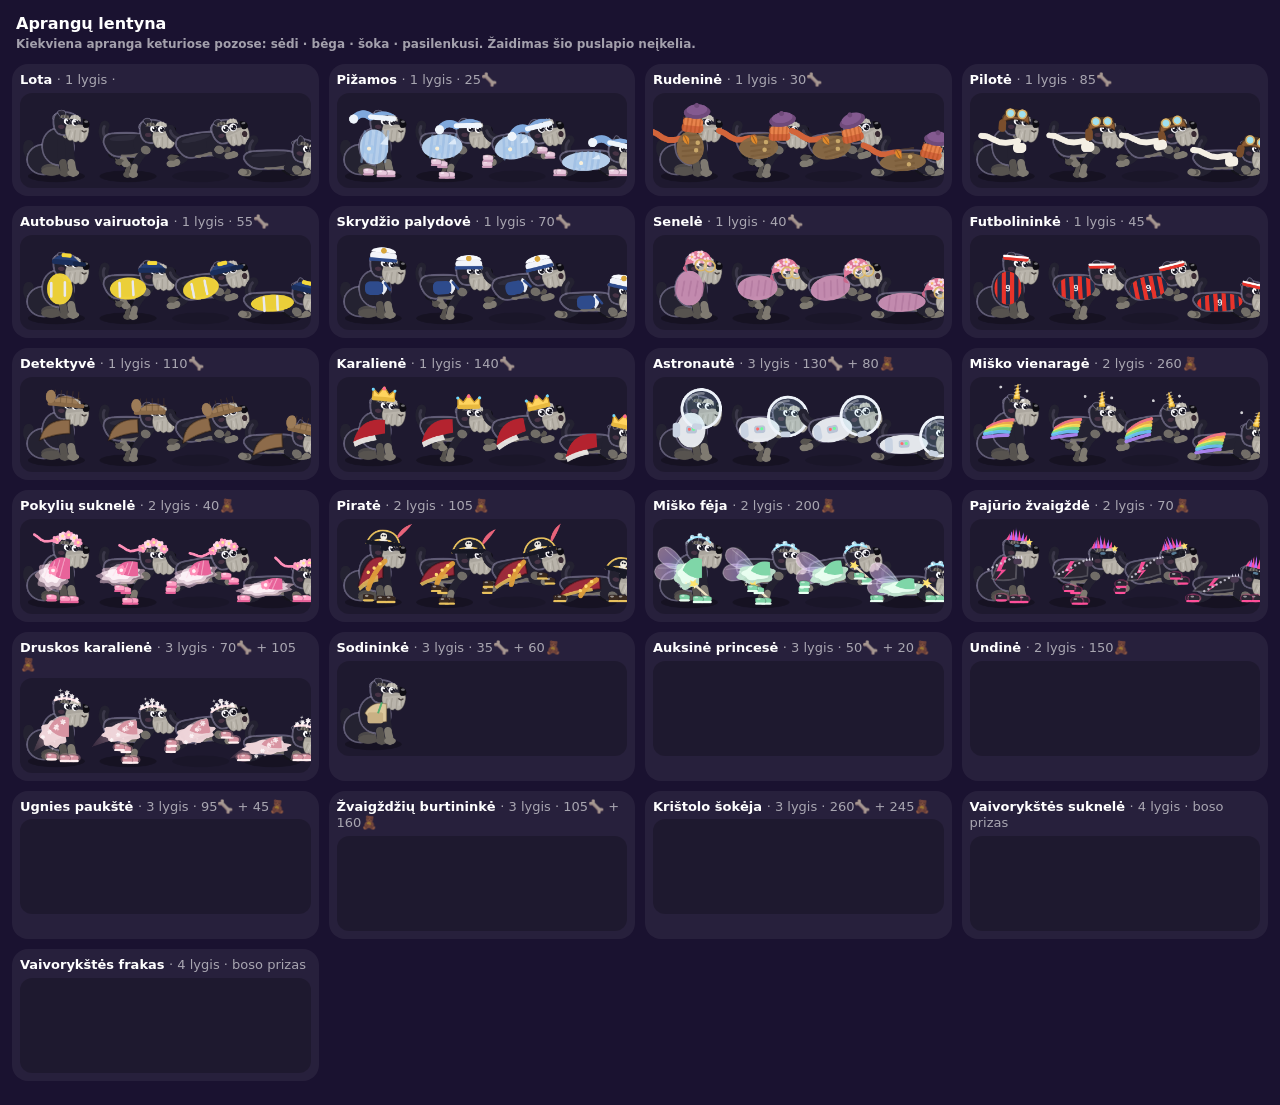
<file: web/dev/skins.html>
<!DOCTYPE html>
<html lang="lt">
<head>
<meta charset="utf-8">
<title>Lota Go — aprangų lentyna</title>
<style>
  body{margin:0;background:#1a1230;color:#fff;font:600 13px/1.3 system-ui,sans-serif}
  h1{font-size:16px;padding:14px 16px 0;margin:0}
  p{padding:2px 16px 12px;margin:0;opacity:.6;font-size:12px}
  .grid{display:grid;grid-template-columns:repeat(auto-fill,minmax(260px,1fr));gap:10px;padding:0 12px 24px}
  .cell{background:rgba(255,255,255,.06);border-radius:16px;padding:8px}
  .cell b{display:block;margin-bottom:4px}
  .cell span{opacity:.6;font-weight:400}
  canvas{width:100%;display:block;border-radius:12px;background:rgba(0,0,0,.22)}
</style>
</head>
<body>
<h1>Aprangų lentyna</h1>
<p>Kiekviena apranga keturiose pozose: sėdi · bėga · šoka · pasilenkusi. Žaidimas šio puslapio neįkelia.</p>
<div class="grid" id="grid"></div>
<script src="../js/util.js"></script>
<script src="../js/lota.js"></script>
<script>
const W = 520, H = 170, dpr = Math.min(devicePixelRatio || 1, 2);
const poses = [
  { state: 'sit',  face: 'calm',  x: 62 },
  { state: 'run',  face: 'happy', x: 190 },
  { state: 'jump', face: 'wow',   x: 320 },
  { state: 'duck', face: 'happy', x: 448 }
];
const grid = document.getElementById('grid');
const cvs = [];
SKINS.forEach(sk => {
  const cell = document.createElement('div');
  cell.className = 'cell';
  const cost = sk.cost ? [(sk.cost.b ? sk.cost.b + '🦴' : ''), (sk.cost.t ? sk.cost.t + '🧸' : '')].filter(Boolean).join(' + ') : 'boso prizas';
  cell.innerHTML = '<b>' + sk.name + ' <span>· ' + sk.level + ' lygis · ' + cost + '</span></b>';
  const cv = document.createElement('canvas');
  cv.width = W * dpr; cv.height = H * dpr;
  cell.appendChild(cv); grid.appendChild(cell);
  cvs.push({ cv: cv, c: cv.getContext('2d'), id: sk.id });
});
function frame(ts) {
  const t = ts / 1000;
  cvs.forEach(o => {
    const c = o.c;
    c.setTransform(dpr, 0, 0, dpr, 0, 0);
    c.clearRect(0, 0, W, H);
    poses.forEach(p => {
      drawLota(c, p.x, H - 24, { state: p.state, t: t, run: t * 11, skin: o.id, scale: 1.5, face: p.face });
    });
  });
  requestAnimationFrame(frame);
}
requestAnimationFrame(frame);
</script>
</body>
</html>
</file>
<file: web/css/style.css>
html{--font:"Avenir Next Rounded","Nunito",system-ui,-apple-system,"Segoe UI",sans-serif}
*{margin:0;padding:0;box-sizing:border-box;-webkit-tap-highlight-color:transparent}
html,body{width:100%;height:100%;overflow:hidden;background:#120d20;
  font-family:"Avenir Next Rounded","Nunito",system-ui,-apple-system,"Segoe UI",sans-serif;
  color:#fff;user-select:none;-webkit-user-select:none;touch-action:none;overscroll-behavior:none}
#app{position:fixed;inset:0;overflow:hidden}
canvas#game{position:absolute;inset:0;width:100%;height:100%;display:block}
.layer{position:absolute;inset:0;z-index:5}
.hidden{display:none!important}

/* ---------- shared bits ---------- */
.bone-ico{display:inline-block;width:22px;height:14px;margin-right:7px;vertical-align:-2px;
  background:no-repeat center/contain url("data:image/svg+xml;utf8,<svg xmlns='http://www.w3.org/2000/svg' viewBox='0 0 44 26'><g fill='%23fff7e2' stroke='%23c9a86a' stroke-width='2.5'><circle cx='9' cy='8' r='6.5'/><circle cx='9' cy='18' r='6.5'/><circle cx='35' cy='8' r='6.5'/><circle cx='35' cy='18' r='6.5'/><rect x='8' y='8' width='28' height='10' rx='5'/></g></svg>")}
.icon-btn{background:rgba(255,255,255,.14);border:2px solid rgba(255,255,255,.28);color:#fff;
  font-weight:600;font-size:18px;line-height:1;font-family:var(--font);min-width:44px;height:44px;border-radius:14px;cursor:pointer;backdrop-filter:blur(6px)}
.icon-btn.round{border-radius:50%;width:44px;min-width:44px}
.icon-btn:active{transform:scale(.94)}
.big-btn{display:block;width:100%;padding:16px 20px;margin:10px 0 0;border:none;border-radius:20px;cursor:pointer;
  font-weight:800;font-size:21px;line-height:1;font-family:var(--font);letter-spacing:.5px;color:#3a2508;box-shadow:0 6px 0 rgba(0,0,0,.28),0 12px 24px rgba(0,0,0,.3);
  transition:transform .07s}
.big-btn:active{transform:translateY(4px);box-shadow:0 2px 0 rgba(0,0,0,.28)}
.big-btn.play{background:linear-gradient(180deg,#ffd870,#f9ac2e)}
.big-btn.alt{background:linear-gradient(180deg,#b7a6ff,#8a6ff0);color:#fff}

/* ---------- HUD ---------- */
#hud{pointer-events:none}
/* The row of badges is allowed to wrap and to shrink; the pause button is
   not in it at all. Lying the phone down there is a lot of row and not much
   height, and the badges used to push II off the right-hand edge. */
.hud-top{display:flex;align-items:center;gap:10px;row-gap:8px;flex-wrap:wrap;
  padding:calc(env(safe-area-inset-top) + 12px) calc(env(safe-area-inset-right) + 66px) 0
          calc(env(safe-area-inset-left) + 16px)}
.hud-bones{background:rgba(20,12,36,.5);border:2px solid rgba(255,255,255,.2);border-radius:16px;
  padding:8px 14px;font-weight:800;font-size:20px;line-height:1;font-family:var(--font);backdrop-filter:blur(6px);white-space:nowrap}
.hud-sub{font-size:14px;opacity:.6;margin-left:2px}
.hud-key{background:rgba(20,12,36,.5);border:2px solid rgba(246,201,58,.55);border-radius:16px;
  padding:8px 11px;font-size:19px;line-height:1;backdrop-filter:blur(6px)}
.hud-zone{flex:1 1 140px;min-width:0;text-align:center;font-weight:700;font-size:15px;line-height:1.4;font-family:var(--font);text-shadow:0 2px 6px rgba(0,0,0,.6)}
#hudZone{overflow:hidden;text-overflow:ellipsis;white-space:nowrap}
.hud-bar{height:7px;border-radius:5px;background:rgba(0,0,0,.35);margin-top:6px;overflow:hidden;
  border:1px solid rgba(255,255,255,.18)}
#hudBarFill{height:100%;width:0;border-radius:5px;background:linear-gradient(90deg,#ffd870,#ff8fd0);transition:width .2s}
#btnPause{position:absolute;top:calc(env(safe-area-inset-top) + 12px);
  right:calc(env(safe-area-inset-right) + 14px);z-index:9;pointer-events:auto;letter-spacing:2px}
@media (max-height:430px){.hud-top{padding-top:calc(env(safe-area-inset-top) + 8px)}
  #btnPause{top:calc(env(safe-area-inset-top) + 8px);height:38px;min-width:38px;font-size:15px}}
.toast{position:absolute;left:50%;top:30%;z-index:20;pointer-events:none;transform:translate(-50%,0) scale(.8);opacity:0;
  display:flex;flex-direction:column;align-items:center;gap:8px;
  font-weight:800;font-size:26px;line-height:1;font-family:var(--font);color:#fff;text-shadow:0 3px 0 rgba(0,0,0,.35);white-space:nowrap;
  transition:opacity .25s,transform .25s}
#toastSub{font-size:14px;letter-spacing:1.5px;color:#3a2508;background:linear-gradient(180deg,#ffe89a,#f9c33a);
  padding:6px 13px;border-radius:12px;text-shadow:none;box-shadow:0 3px 0 rgba(120,70,10,.45)}
#toastSub:empty{display:none}
.toast.show{opacity:1;transform:translate(-50%,-14px) scale(1)}
.tut{position:absolute;left:50%;bottom:14%;transform:translateX(-50%);display:flex;gap:26px;
  font-weight:600;font-size:14px;line-height:1;font-family:var(--font);opacity:0;transition:opacity .4s;text-shadow:0 2px 6px rgba(0,0,0,.7)}
.tut.show{opacity:.9}
.tut-row{display:flex;flex-direction:column;align-items:center;gap:7px}
.tut-row[hidden]{display:none}
.tut-row b{background:rgba(0,0,0,.4);border:2px solid rgba(255,255,255,.35);border-radius:12px;padding:8px 14px;font-size:15px}

/* ---------- screens ---------- */
.screen{display:flex;flex-direction:column;padding:calc(env(safe-area-inset-top) + 18px) 20px calc(env(safe-area-inset-bottom) + 18px)}
.screen.dim{background:rgba(14,9,26,.62);backdrop-filter:blur(5px);align-items:center;justify-content:center}
.logo{text-align:center;margin-top:4vh;animation:pop .5s ease-out}
.logo-main{font-weight:900;font-size:clamp(44px,13vw,86px);line-height:1;font-family:var(--font);letter-spacing:3px;
  color:#ffce4d;
  text-shadow:0 3px 0 #b8641a,0 6px 0 rgba(70,30,6,.55),0 14px 26px rgba(0,0,0,.5)}
.logo-main span{color:#ff8ecb;text-shadow:0 3px 0 #b0347e,0 6px 0 rgba(70,6,44,.5),0 14px 26px rgba(0,0,0,.5)}
.logo-sub{margin-top:6px;font-weight:700;font-size:15px;line-height:1;font-family:var(--font);color:#ffe9bd;opacity:.85;text-shadow:0 2px 6px rgba(0,0,0,.5)}
.lobby-spacer{flex:1}
.lobby-actions{width:min(360px,86vw);margin:0 auto}
.lobby-foot{display:flex;align-items:center;gap:12px;margin-top:16px;width:min(360px,86vw);margin-inline:auto}
.wallet{flex:1;background:rgba(20,12,36,.55);border:2px solid rgba(255,255,255,.2);border-radius:16px;
  padding:10px 14px;font-weight:800;font-size:19px;line-height:1;font-family:var(--font)}
.wallet.small{flex:0 0 auto;font-size:16px;padding:8px 12px}
.best{font-weight:600;font-size:13px;line-height:1.3;font-family:var(--font);opacity:.75;text-align:right;max-width:38%}
/* music / effects / refresh live in the corner, clear of the button column */
.lobby-tools{position:absolute;top:calc(env(safe-area-inset-top) + 10px);right:calc(env(safe-area-inset-right) + 10px);
  display:flex;align-items:center;gap:8px;z-index:7}
.lobby-tools .icon-btn{width:40px;min-width:40px;height:40px;font-size:17px}
.build{font-weight:700;font-size:10px;line-height:1;font-family:var(--font);letter-spacing:1px;opacity:.4;
  padding-right:2px;white-space:nowrap}

/* panels */
.panel{width:min(360px,86vw);background:linear-gradient(180deg,rgba(52,34,86,.96),rgba(32,20,58,.96));
  border:3px solid rgba(255,255,255,.18);border-radius:28px;padding:24px 22px;text-align:center;
  box-shadow:0 20px 50px rgba(0,0,0,.5);animation:pop .3s ease-out}
.panel.win{background:linear-gradient(180deg,rgba(86,52,34,.96),rgba(58,30,20,.96))}
.panel-title{font-weight:900;font-size:34px;line-height:1;font-family:var(--font);letter-spacing:2px;color:#ffd870;text-shadow:0 3px 0 rgba(0,0,0,.35)}
.panel-title.small{font-size:26px}
.panel-sub{margin-top:8px;font-weight:600;font-size:14px;line-height:1.4;font-family:var(--font);opacity:.85}
.stats{margin:16px 0 4px;font-weight:700;font-size:15px;line-height:1.9;font-family:var(--font);background:rgba(0,0,0,.22);border-radius:16px;padding:12px 14px}
.stats .row{display:flex;justify-content:space-between;gap:10px}
.stats .row.total{border-top:1px dashed rgba(255,255,255,.28);margin-top:6px;padding-top:6px;color:#ffd870;font-weight:900}
.stats .hi{color:#ffd870}

/* skins */
.sheet{width:min(560px,94vw);margin:auto;max-height:88vh;display:flex;flex-direction:column;
  background:linear-gradient(180deg,rgba(52,34,86,.97),rgba(30,18,56,.97));border:3px solid rgba(255,255,255,.16);
  border-radius:28px;padding:16px;box-shadow:0 20px 50px rgba(0,0,0,.5);animation:pop .3s ease-out}
.sheet-head{display:flex;align-items:center;gap:12px;margin-bottom:12px}
.sheet-head h2{flex:1;font-weight:900;font-size:24px;line-height:1;font-family:var(--font);letter-spacing:1px}
.skin-grid{display:grid;grid-template-columns:repeat(auto-fill,minmax(140px,1fr));gap:12px;overflow-y:auto;padding:2px 4px 4px;-webkit-overflow-scrolling:touch}
.skin-card{background:rgba(255,255,255,.09);border:2px solid rgba(255,255,255,.14);border-radius:20px;padding:10px;
  text-align:center;cursor:pointer;transition:transform .1s,border-color .15s}
.skin-card:active{transform:scale(.97)}
.skin-card.sel{border-color:#ffd870;background:rgba(255,216,112,.16)}
.skin-card.locked{opacity:.92}
.skin-card canvas{width:100%;height:118px;display:block}
.skin-name{font-weight:800;font-size:13px;line-height:1.2;font-family:var(--font);margin-top:4px}
.skin-from{font-weight:700;font-size:10.5px;line-height:1.25;font-family:var(--font);
  margin-top:2px;opacity:.62;letter-spacing:.2px}
.skin-tag{margin-top:6px;font-weight:800;font-size:12px;line-height:1;font-family:var(--font);padding:6px 8px;border-radius:11px;background:rgba(0,0,0,.3)}
.skin-tag.buy{background:linear-gradient(180deg,#ffd870,#f9ac2e);color:#3a2508}
.skin-tag.own{background:rgba(255,255,255,.16);color:#dcd2ff}
.skin-tag.sel{background:#ffd870;color:#3a2508}
.skin-tag.poor{background:rgba(0,0,0,.35);color:#ff9b9b}
@keyframes pop{from{transform:scale(.9);opacity:0}to{transform:scale(1);opacity:1}}
@media (max-height:430px){.logo{margin-top:0}.logo-main{font-size:38px}.big-btn{padding:12px;font-size:18px;margin-top:8px}}

/* on-screen controls for touch */
.touchpad{position:absolute;right:calc(env(safe-area-inset-right) + 14px);bottom:calc(env(safe-area-inset-bottom) + 14px);
  display:none;flex-direction:column;gap:11px;pointer-events:auto;touch-action:none;z-index:8}
body.touch .touchpad{display:flex}
.tbtn{width:78px;height:62px;border-radius:20px;border:2px solid rgba(255,255,255,.34);
  background:rgba(22,14,40,.40);color:rgba(255,255,255,.92);font-size:25px;line-height:1;
  font-family:var(--font);backdrop-filter:blur(7px);touch-action:none;cursor:pointer;
  box-shadow:0 4px 12px rgba(0,0,0,.3)}
.tbtn.on{background:rgba(255,216,112,.62);color:#3a2508;border-color:#ffd870;transform:scale(.94)}
@media (max-height:400px){.tbtn{width:66px;height:52px;font-size:21px}}

/* ---------- level pages ---------- */
.toy-ico{display:inline-block;width:20px;height:20px;margin-right:7px;vertical-align:-4px;
  background:no-repeat center/contain url("data:image/svg+xml;utf8,<svg xmlns='http://www.w3.org/2000/svg' viewBox='0 0 40 40'><circle cx='20' cy='20' r='18' fill='%23ff6b7a'/><path d='M2.6 16.5 Q20 4 37.4 16.5 L37.4 26 Q20 13.5 2.6 26 Z' fill='%234fc3ea'/><circle cx='20' cy='20' r='18' fill='none' stroke='%237a2634' stroke-width='3'/><ellipse cx='12.5' cy='11' rx='5.5' ry='3' fill='%23fff' opacity='.55' transform='rotate(-30 12.5 11)'/></svg>")}
.wallet .cur{display:inline-block;white-space:nowrap}
.wallet .cur + .cur{margin-left:14px}
.wallet .none{font-size:14px;font-weight:700;opacity:.75}
.page-arrow{position:absolute;top:50%;transform:translateY(-50%);width:44px;height:64px;border-radius:16px;
  background:rgba(20,12,36,.5);border:2px solid rgba(255,255,255,.22);color:#fff;
  font-weight:700;font-size:30px;line-height:1;font-family:var(--font);cursor:pointer;backdrop-filter:blur(6px);z-index:6}
.page-arrow.left{left:calc(env(safe-area-inset-left) + 10px)}
.page-arrow.right{right:calc(env(safe-area-inset-right) + 10px)}
.page-arrow:active{transform:translateY(-50%) scale(.93)}
.page-arrow.off{opacity:0;pointer-events:none}
.page-dots{position:absolute;left:50%;transform:translateX(-50%);bottom:calc(env(safe-area-inset-bottom) + 6px);
  display:flex;gap:9px;align-items:center;z-index:6}
.page-dots i{width:9px;height:9px;border-radius:50%;background:rgba(255,255,255,.3);display:block;transition:all .2s}
.page-dots i.on{background:#ffd870;width:22px;border-radius:5px}
.page-dots i.shut{background:rgba(255,255,255,.16);box-shadow:inset 0 0 0 1.5px rgba(255,216,112,.45)}
/* the last dot is not a level — it is the page past the last one */
.page-dots i.prem{background:transparent;box-shadow:inset 0 0 0 1.5px rgba(255,216,112,.75)}
.page-dots i.prem.on{background:#ffd870;box-shadow:none}
#screen-lobby{transition:opacity .16s}
#screen-lobby.sliding{opacity:0;pointer-events:none}
.lock-note{width:min(360px,86vw);margin:0 auto 10px;background:rgba(20,12,36,.62);border:2px solid rgba(255,216,112,.4);
  border-radius:18px;padding:11px 14px;font-weight:700;font-size:13px;line-height:1.45;font-family:var(--font);
  text-align:center;color:#ffe9bd;backdrop-filter:blur(6px)}
.lock-note b{color:#ffd870}
.big-btn.shut{background:linear-gradient(180deg,#6d6480,#4b4460);color:rgba(255,255,255,.7);box-shadow:0 6px 0 rgba(0,0,0,.28)}

/* ---------- level picture ---------- */
.preview-head{display:flex;align-items:center;gap:12px}
.preview-title{flex:1;min-width:0}
.preview-title h2{font-weight:900;font-size:clamp(20px,5vw,30px);line-height:1.1;font-family:var(--font);
  letter-spacing:1px;text-shadow:0 3px 10px rgba(0,0,0,.7)}
.preview-sub{font-weight:700;font-size:13px;line-height:1.3;font-family:var(--font);opacity:.8;margin-top:3px;
  text-shadow:0 2px 8px rgba(0,0,0,.8)}
.preview-note{width:min(420px,90vw);margin:0 auto 10px;background:rgba(14,9,26,.6);border:2px solid rgba(255,255,255,.18);
  border-radius:20px;padding:13px 16px;font-weight:700;font-size:14px;line-height:1.5;font-family:var(--font);
  text-align:center;backdrop-filter:blur(6px)}
.preview-tag{display:inline-block;margin-bottom:6px;padding:4px 10px;border-radius:9px;background:#ffd870;color:#3a2508;
  font-weight:900;font-size:11px;letter-spacing:2px}
.skin-tag i{font-style:normal;opacity:.55;margin:0 2px}
.skin-tag.prize{background:linear-gradient(90deg,#ff8fb0,#ffd870,#8fe8c8,#8fbcff);color:#2b1c38}

/* ---------- with or without checkpoints ---------- */
.hud-mode{background:rgba(20,12,36,.5);border:2px solid rgba(255,255,255,.2);border-radius:16px;
  padding:8px 11px;font-weight:900;font-size:12px;line-height:1;letter-spacing:1px;font-family:var(--font);
  white-space:nowrap;backdrop-filter:blur(6px)}
.hud-mode .pay{opacity:.75;font-weight:700;margin-left:5px}
.hud-mode.raw{border-color:rgba(255,143,176,.65);color:#ffc7dc}
.mode-chip{display:block;width:min(360px,86vw);margin:0 auto 10px;padding:9px 14px;cursor:pointer;
  background:rgba(20,12,36,.62);border:2px solid rgba(255,255,255,.22);border-radius:18px;color:#fff;
  font-weight:800;font-size:13px;line-height:1.35;font-family:var(--font);text-align:center;backdrop-filter:blur(6px)}
.mode-chip.raw{border-color:rgba(255,143,176,.6)}
.mode-chip b{color:#ffd870}
.mode-chip span{display:block;font-weight:700;font-size:11px;opacity:.6;margin-top:3px;letter-spacing:1px}
.mode-chip:active{transform:translateY(2px)}
.mode-card{display:block;width:100%;margin:12px 0 0;padding:13px 16px;cursor:pointer;text-align:left;
  background:linear-gradient(180deg,rgba(255,255,255,.14),rgba(255,255,255,.05));
  border:2px solid rgba(255,255,255,.26);border-radius:20px;color:#fff;font-family:var(--font)}
.mode-card.hot{border-color:rgba(255,143,176,.7);
  background:linear-gradient(180deg,rgba(255,143,176,.22),rgba(255,143,176,.06))}
.mode-card:active{transform:translateY(3px)}
.mode-card b{display:block;font-weight:900;font-size:17px;line-height:1.2}
.mode-card i{display:block;font-style:normal;font-weight:700;font-size:12px;line-height:1.4;opacity:.7;margin-top:4px}
.mode-card u{display:inline-block;margin-top:8px;padding:4px 10px;border-radius:9px;text-decoration:none;
  background:#ffd870;color:#3a2508;font-weight:900;font-size:12px;letter-spacing:1px}
.mode-card.hot u{background:linear-gradient(90deg,#ff8fb0,#ffd870)}
.link-btn{display:block;margin:14px auto 0;padding:6px 12px;background:none;border:none;cursor:pointer;
  color:#fff;opacity:.7;font-weight:800;font-size:14px;font-family:var(--font)}

/* ---------- the boss level ---------- */
.hud-energy{background:rgba(20,12,36,.5);border:2px solid rgba(143,232,255,.45);border-radius:16px;
  padding:7px 12px;display:flex;align-items:center;gap:8px;line-height:1;
  font-family:var(--font);backdrop-filter:blur(6px);white-space:nowrap}
.hud-energy b{font-size:18px;line-height:1;filter:grayscale(.4);opacity:.7}
.hud-energy .pips{display:flex;gap:5px}
.hud-energy .pips i{width:9px;height:9px;border-radius:50%;background:rgba(255,255,255,.22);
  border:1px solid rgba(255,255,255,.3)}
.hud-energy .pips i.lit{background:#8fe8ff;border-color:#dff4ff;box-shadow:0 0 7px rgba(143,232,255,.9)}
.hud-energy.full{border-color:#8fe8ff;animation:chargePulse .7s ease-in-out infinite}
.hud-energy.full b{filter:none;opacity:1}
@keyframes chargePulse{0%,100%{box-shadow:0 0 0 rgba(143,232,255,0)}50%{box-shadow:0 0 16px rgba(143,232,255,.75)}}
.hud-bar.chase{margin-top:4px;border-color:rgba(255,143,176,.3)}
#hudChaseFill{height:100%;width:100%;border-radius:5px;background:linear-gradient(90deg,#e2453c,#ff8fb0);
  transition:width .12s linear}
#hudChaseFill.near{background:linear-gradient(90deg,#ff2f4a,#ffd870);animation:chasePulse .32s linear infinite}
#hudChaseFill.boost{background:linear-gradient(90deg,#8fe8ff,#ffffff)}
@keyframes chasePulse{0%,100%{opacity:1}50%{opacity:.45}}
.tbtn.boost{border-color:rgba(143,232,255,.5);color:#dff4ff;opacity:.55}
.tbtn.boost.ready{opacity:1;background:rgba(143,232,255,.3);border-color:#8fe8ff;
  animation:chargePulse .7s ease-in-out infinite}
.tbtn.hidden{display:none}

/* the opening film: nothing on it but a way past it */
.cut-layer{pointer-events:none}
.skip-btn{position:absolute;right:calc(env(safe-area-inset-right) + 18px);
  top:calc(env(safe-area-inset-top) + 18px);pointer-events:auto;cursor:pointer;
  padding:11px 18px;border-radius:16px;border:2px solid rgba(255,255,255,.34);
  background:rgba(22,14,40,.5);color:#fff;font-family:var(--font);font-weight:900;
  font-size:14px;letter-spacing:2px;backdrop-filter:blur(7px)}
.skip-btn:active{transform:translateY(2px)}
/* the salon interlude runs with the HUD up, so its Skip sits under the II */
.skip-btn.scene{top:calc(env(safe-area-inset-top) + 66px);padding:8px 14px;font-size:12px}

/* ---------- the last arena ----------
   Two buttons that exist nowhere else in the game. They are not on the
   screen until the fight is about to start, and then they are there on a
   laptop as well as on a phone: ← and → do the same job, but nothing about
   the fight should depend on having a keyboard. */
.movepad{position:absolute;left:calc(env(safe-area-inset-left) + 14px);
  bottom:calc(env(safe-area-inset-bottom) + 14px);
  display:none;flex-direction:row;gap:12px;pointer-events:auto;touch-action:none;z-index:8}
.movepad.show{display:flex}
.movepad .tbtn{width:86px;height:66px}
@media (max-height:400px){.movepad .tbtn{width:70px;height:54px;font-size:21px}}
.panel-title.boss{font-size:26px;letter-spacing:1px;
  background:linear-gradient(90deg,#ffd870,#ff8fd0,#8fd6ff);
  -webkit-background-clip:text;background-clip:text;color:transparent}


/* ---------- the switches that live at the side of a panel ----------
   The pause menu carries the home page's own two, so the song can be
   turned off without walking all the way back to the lobby for it. */
.panel{position:relative}
/* the same corner of the panel the home page keeps them in, so they are
   found in the same place whether the game is running or not */
.side-tools{position:absolute;top:12px;right:12px;display:flex;gap:8px;z-index:2}
.side-tools .icon-btn{width:38px;min-width:38px;height:38px;font-size:16px}
#screen-pause .panel{padding-top:62px}
@media (max-height:430px){.side-tools{top:9px;right:9px}
  .side-tools .icon-btn{width:33px;min-width:33px;height:33px;font-size:14px}
  #screen-pause .panel{padding-top:50px}}

/* ---------- what the boss level is going to ask of her ---------- */
.brief-sub{font-weight:700;font-size:13px;line-height:1.45;font-family:var(--font);
  opacity:.8;text-align:center;margin:0 4px 10px}
.brief-grid{display:grid;grid-template-columns:repeat(auto-fill,minmax(150px,1fr));gap:11px;
  overflow-y:auto;padding:2px 4px 4px;-webkit-overflow-scrolling:touch}
.brief-card{background:rgba(255,255,255,.08);border:2px solid rgba(255,255,255,.14);
  border-radius:20px;padding:9px;text-align:center}
.brief-card canvas{width:100%;height:96px;display:block;border-radius:14px;background:rgba(0,0,0,.24)}
.brief-card b{display:block;font-weight:900;font-size:13px;line-height:1.2;font-family:var(--font);margin-top:7px;color:#ffd870}
.brief-card i{display:block;font-style:normal;font-weight:700;font-size:11.5px;line-height:1.35;
  font-family:var(--font);opacity:.78;margin-top:3px}
#screen-brief .big-btn{width:min(300px,100%);margin:12px auto 0}

/* ---------- premium ---------- */
/* The corner tag. It used to be a full-strength gradient badge and it was the
   loudest thing on a screen it does not own: the level under it is what the
   home page is for. It is now a small quiet chip — still a comfortable tap
   target, still obviously a way in, but it sits behind the room instead of
   on top of it. It brightens when it is actually pressed. */
.prem-tag{position:absolute;top:calc(env(safe-area-inset-top) + 8px);
  left:calc(env(safe-area-inset-left) + 8px);z-index:7;cursor:pointer;
  display:flex;align-items:center;justify-content:center;
  min-height:30px;padding:6px 10px;border-radius:11px;
  border:1.5px solid rgba(255,216,112,.42);
  background:rgba(30,16,52,.5);backdrop-filter:blur(6px);
  color:rgba(255,216,112,.88);opacity:.78;
  font-family:var(--font);font-weight:900;font-size:10px;letter-spacing:1.2px;
  line-height:1;box-shadow:0 2px 8px rgba(0,0,0,.28);transition:opacity .18s}
.prem-tag:active{transform:translateY(1px);opacity:1;
  background:rgba(122,63,208,.55);border-color:rgba(255,216,112,.8)}
.big-btn.prem{background:linear-gradient(120deg,#7a3fd0,#e0479c 55%,#f9ac2e);color:#fff;
  font-size:17px;letter-spacing:1px}

/* ---------- the page one swipe past the last level ----------
   Same strip, same swipe, same dots — but it is not a level, so it does not
   wear a level's furniture: no PLAY, no wardrobe, no purse, no padlock. */
.prem-actions{display:none;animation:pop .35s ease-out}
#screen-lobby.premium-page .prem-actions{display:block}
#screen-lobby.premium-page .lobby-actions:not(.prem-actions),
#screen-lobby.premium-page .lobby-foot,
#screen-lobby.premium-page #lobbyLock,
#screen-lobby.premium-page #lobbyMode,
#screen-lobby.premium-page .prem-tag{display:none}
#screen-lobby.premium-page .logo-main{font-size:clamp(30px,8.5vw,54px);letter-spacing:5px;
  color:#ffd870;text-shadow:0 3px 0 #8a4f12,0 6px 0 rgba(50,20,6,.5),0 14px 26px rgba(0,0,0,.55)}
#screen-lobby.premium-page .logo-sub{color:#ffd0ee;opacity:.95}
.prem-pitch{display:flex;flex-wrap:wrap;justify-content:center;gap:6px;margin-bottom:12px}
.prem-pitch span{background:rgba(24,12,44,.6);border:1.5px solid rgba(255,216,112,.34);
  border-radius:999px;padding:6px 11px;font-family:var(--font);font-weight:800;font-size:11.5px;
  line-height:1;color:#ffe9bd;backdrop-filter:blur(5px)}
/* the drawn background only fills the letterboxed play area; the page paints
   the same palette behind it so the bars are not two strips of black */
#screen-premium{background:linear-gradient(180deg,#1b0f38,#3a1560 55%,#6b1f5c)}
.prem-head{display:flex;align-items:center;gap:12px}
.prem-chip{flex:1;font-family:var(--font);font-weight:900;font-size:15px;letter-spacing:3px;
  color:#ffd870;text-shadow:0 2px 10px rgba(0,0,0,.7)}
.prem-sheet{width:min(520px,94vw);margin:auto;max-height:84vh;overflow-y:auto;
  -webkit-overflow-scrolling:touch;
  background:linear-gradient(180deg,rgba(46,20,80,.86),rgba(22,10,44,.9));
  backdrop-filter:blur(3px);
  border:3px solid rgba(255,216,112,.4);border-radius:28px;padding:18px;
  box-shadow:0 22px 60px rgba(0,0,0,.6);animation:pop .3s ease-out;text-align:center}
.prem-title{font-family:var(--font);font-weight:900;font-size:clamp(26px,7vw,40px);line-height:1;
  letter-spacing:1px;background:linear-gradient(90deg,#ffd870,#ff8fd0,#8fd6ff);
  -webkit-background-clip:text;background-clip:text;color:transparent}
.prem-lead{margin-top:8px;font-family:var(--font);font-weight:700;font-size:13.5px;line-height:1.45;opacity:.85}
.prem-grid{display:grid;grid-template-columns:repeat(auto-fit,minmax(140px,1fr));gap:10px;margin:14px 0 4px}
.prem-card{background:rgba(255,255,255,.08);border:2px solid rgba(255,255,255,.14);
  border-radius:18px;padding:11px 12px;text-align:left}
.prem-card b{display:block;font-family:var(--font);font-weight:900;font-size:14px;color:#ffd870}
.prem-card i{display:block;font-style:normal;font-family:var(--font);font-weight:700;
  font-size:11.5px;line-height:1.35;opacity:.78;margin-top:3px}
.prem-buy{margin-top:14px;border-top:1px dashed rgba(255,255,255,.22);padding-top:12px}
.prem-buy .big-btn{width:min(320px,100%);margin-inline:auto}
.prem-note{margin-top:10px;font-family:var(--font);font-weight:700;font-size:11px;line-height:1.4;opacity:.55}
@media (max-height:430px){.prem-title{font-size:24px}.prem-sheet{padding:13px}}

/* the boss level has no purse, so its home page gives the whole row
   to what it does have to say */
.lobby-foot.solo .best{max-width:100%;flex:1;text-align:center}
.prem-card.skin{display:flex;align-items:center;gap:10px;flex-wrap:wrap}
.prem-card.skin>div{flex:1 1 110px;min-width:0}
.prem-card.skin canvas{flex:0 0 auto;border-radius:14px;background:rgba(0,0,0,.22)}
</file>
